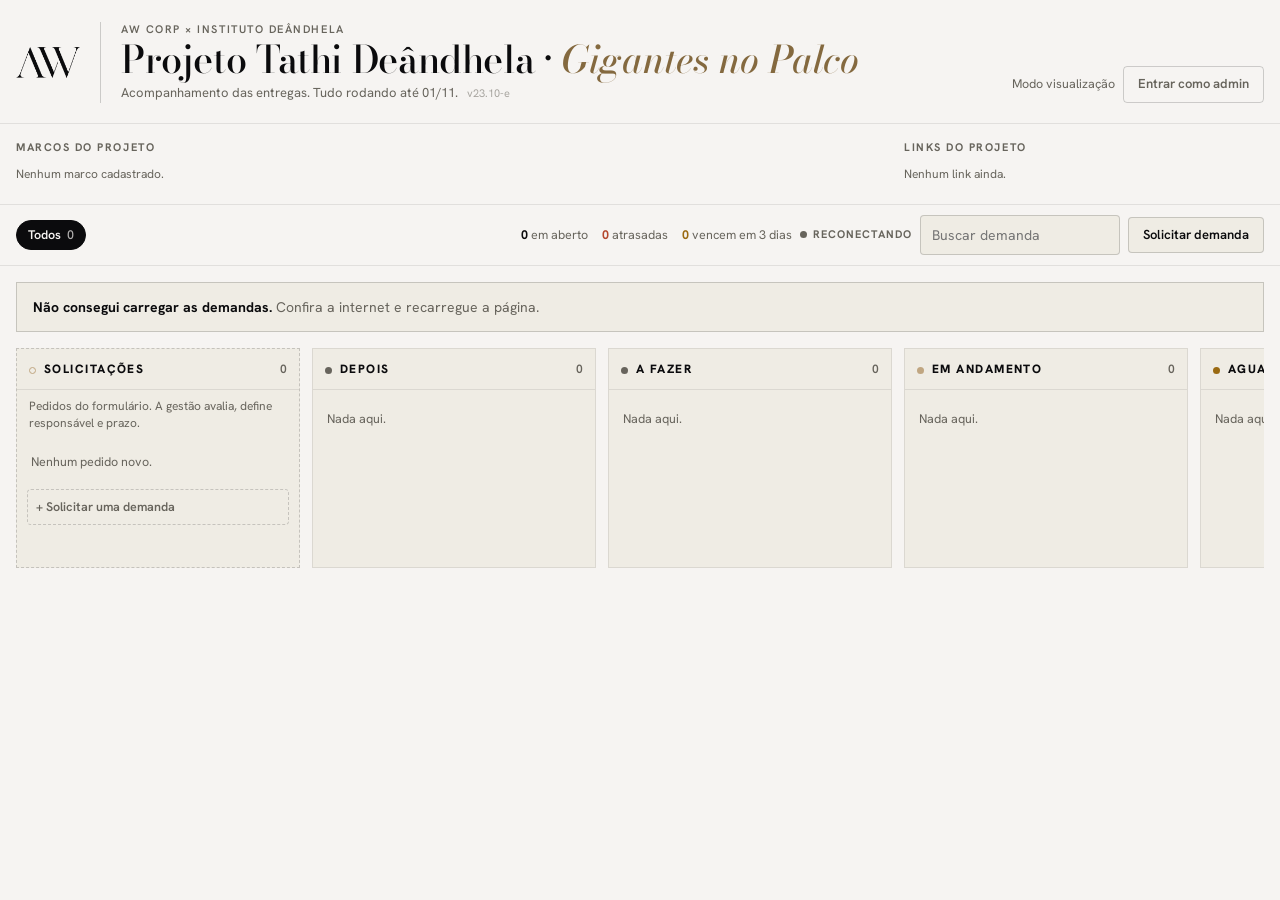
<file: index.html>
<!doctype html>
<html lang="pt-BR">
<head>
<meta charset="utf-8">
<meta name="viewport" content="width=device-width, initial-scale=1, viewport-fit=cover">
<title>Painel Tathi Deândhela · AW</title>
<meta name="robots" content="noindex">
<link rel="icon" href="aw.png">
<link rel="preconnect" href="https://fonts.googleapis.com">
<link rel="stylesheet" href="https://fonts.googleapis.com/css2?family=Bodoni+Moda:ital,opsz,wght@0,6..96,500;1,6..96,500&family=Hanken+Grotesk:wght@400;500;600;700;800&display=swap">
<link rel="stylesheet" href="base.css">
<style>
/* ---------- Topo ---------- */
.top { border-bottom: 1px solid var(--line); }
.top .wrap { padding-block: 22px 20px; display: flex; flex-wrap: wrap; gap: 20px 32px; align-items: flex-end; justify-content: space-between; }
.brand { display: flex; gap: 20px; align-items: center; min-width: 0; }
.brand-rule { width: 1px; align-self: stretch; background: var(--line-2); }
h1 { margin: 2px 0 0; font-family: var(--display); font-weight: 500; font-size: clamp(26px, 3.4vw, 38px); line-height: 1.05; letter-spacing: -.01em; text-wrap: balance; }
h1 em { font-style: italic; color: var(--accent-ink); }
.sub { color: var(--muted); margin-top: 4px; font-size: 13px; }
.versao { opacity: .55; font-size: 11px; margin-left: 6px; white-space: nowrap; }
.top-right { display: flex; flex-direction: column; gap: 10px; align-items: flex-end; }
@media (max-width: 700px) { .top-right { align-items: stretch; width: 100%; } }
.countdowns { display: flex; gap: 10px; flex-wrap: wrap; }
.cd { border: 1px solid var(--line-2); padding: 10px 14px; min-width: 150px; background: var(--surface); flex: 1 1 150px; }
.cd b { display: block; font-size: 26px; font-weight: 700; letter-spacing: -.02em; line-height: 1.1; }
.cd b small { font-size: 13px; font-weight: 500; color: var(--muted); margin-left: 4px; }
.cd span { font-size: 11px; letter-spacing: .1em; text-transform: uppercase; color: var(--muted); font-weight: 600; }
.cd.hot { border-color: var(--accent); }
.cd.hot b { color: var(--accent-ink); }
.admin-bar { display: flex; gap: 8px; align-items: center; flex-wrap: wrap; justify-content: flex-end; font-size: 12.5px; color: var(--muted); }
.admin-pill { display: inline-flex; align-items: center; gap: 6px; font-weight: 700; color: var(--accent-ink); font-size: 11px; letter-spacing: .12em; text-transform: uppercase; }
.admin-pill::before { content: ""; width: 7px; height: 7px; border-radius: 50%; background: var(--accent); }

/* ---------- Marcos + links ---------- */
.meta .wrap { padding-block: 16px; display: grid; grid-template-columns: minmax(0, 1fr) minmax(0, 360px); gap: 16px 28px; align-items: start; }
@media (max-width: 900px) { .meta .wrap { grid-template-columns: minmax(0, 1fr); } }
.label-row { display: flex; justify-content: space-between; align-items: center; gap: 8px; margin-bottom: 8px; }
.timeline { overflow-x: auto; padding-bottom: 6px; }
.tl { display: flex; min-width: max-content; }
.tl-item { position: relative; padding: 16px 18px 0 0; min-width: 122px; max-width: 168px; }
.tl-item::before { content: ""; position: absolute; left: 0; right: 0; top: 6px; height: 1px; background: var(--line-2); }
.tl-dot { position: absolute; left: 0; top: 0; width: 13px; height: 13px; border-radius: 50%; background: var(--bg); border: 1.5px solid var(--muted); padding: 0; display: grid; place-items: center; }
/* A bolinha clicável tem uma área de toque maior que o desenho. */
.tl-btn { position: absolute; left: -8px; top: -8px; width: 29px; height: 29px; padding: 0; border: 0; background: none; cursor: pointer; border-radius: 50%; }
.tl-btn .tl-dot { left: 8px; top: 8px; transition: transform .12s, border-color .12s; }
.tl-btn:hover .tl-dot { transform: scale(1.25); border-color: var(--ok); }
.tl-item.key .tl-dot { border-color: var(--accent); }
.tl-item.done .tl-dot { background: var(--ok); border-color: var(--ok); }
.tl-item.done .tl-dot::after { content: ""; width: 5px; height: 3px; border-left: 1.5px solid var(--bg); border-bottom: 1.5px solid var(--bg); transform: rotate(-45deg) translate(0, -1px); }
.tl-item.today .tl-dot { background: var(--fg); border-color: var(--fg); box-shadow: 0 0 0 4px var(--line-2); }
.tl-date { font-weight: 700; font-size: 13px; }
.tl-item.key .tl-date { color: var(--accent-ink); }
.tl-item.done .tl-date { color: var(--ok); }
.tl-label { color: var(--muted); font-size: 12px; line-height: 1.35; margin-top: 2px; }
.tl-item.done .tl-label { text-decoration: line-through; text-decoration-color: var(--line-2); }

.links { display: flex; flex-direction: column; gap: 6px; min-width: 0; }
.plink { display: flex; align-items: center; gap: 8px; text-decoration: none; padding: 7px 10px; border: 1px solid var(--line-2); background: var(--surface); min-width: 0; }
.plink:hover { border-color: var(--accent); }
.plink .t { white-space: nowrap; overflow: hidden; text-overflow: ellipsis; font-weight: 600; font-size: 13px; flex: 1; min-width: 0; }
.plink .arrow { color: var(--accent-ink); flex: none; }

/* ---------- Barra ---------- */
body::before { content: ""; position: fixed; inset: 0 0 auto; height: env(safe-area-inset-top, 0px); z-index: 10; background: var(--bg); }
.toolbar { position: sticky; top: env(safe-area-inset-top, 0px); z-index: 5; background: var(--bg); border-top: 1px solid var(--line); border-bottom: 1px solid var(--line); }
.toolbar .wrap { padding-block: 10px; display: flex; flex-wrap: wrap; gap: 10px 16px; align-items: center; justify-content: space-between; }
.chips { display: flex; gap: 6px; flex-wrap: wrap; min-width: 0; }
.chip { border: 1px solid var(--line-2); background: transparent; padding: 5px 11px; border-radius: 999px; cursor: pointer; font-size: 12.5px; font-weight: 600; color: var(--muted); display: inline-flex; gap: 6px; align-items: center; }
.chip:hover { color: var(--fg); }
.chip[aria-pressed="true"] { background: var(--fg); color: var(--bg); border-color: var(--fg); }
.chip .n { font-weight: 500; opacity: .7; }
.tools-right { display: flex; gap: 8px; align-items: center; flex-wrap: wrap; }
input.search { width: 200px; max-width: 100%; flex: 0 1 200px; }
.stats { display: flex; gap: 14px; font-size: 12.5px; color: var(--muted); flex-wrap: wrap; align-items: center; }
.stats b { color: var(--fg); font-weight: 700; }
.stats .late b { color: var(--late); }
.stats .soon b { color: var(--soon); }
.live { display: inline-flex; align-items: center; gap: 6px; font-size: 11px; letter-spacing: .1em; text-transform: uppercase; font-weight: 700; color: var(--muted); }
.live::before { content: ""; width: 7px; height: 7px; border-radius: 50%; background: var(--muted); }
.live.on { color: var(--ok); }
.live.on::before { background: var(--ok); box-shadow: 0 0 0 3px color-mix(in srgb, var(--ok) 25%, transparent); }

/* ---------- Quadro ---------- */
.board-scroll { overflow-x: auto; padding-bottom: 24px; }
.board { display: grid; grid-auto-flow: column; grid-auto-columns: 284px; gap: 12px; padding-top: 16px; width: max-content; }
@media (min-width: 2000px) { .board { grid-auto-columns: minmax(0, 1fr); width: auto; } }
.col { background: var(--surface); border: 1px solid var(--line); display: flex; flex-direction: column; min-height: 220px; min-width: 0; }
.col.drop { border-color: var(--accent); background: var(--surface-2); }
.col[data-s="solicitacao"] { border-style: dashed; border-color: var(--line-2); }
.col-head { display: flex; align-items: center; justify-content: space-between; padding: 12px 12px 10px; border-bottom: 1px solid var(--line); gap: 8px; }
.col-title { font-size: 12px; letter-spacing: .12em; text-transform: uppercase; font-weight: 800; display: flex; gap: 8px; align-items: center; }
.col-title .dot { width: 7px; height: 7px; border-radius: 50%; background: var(--muted); }
.col[data-s="solicitacao"] .dot { background: transparent; border: 1.5px solid var(--accent); }
.col[data-s="andamento"] .dot { background: var(--accent); }
.col[data-s="aguardando"] .dot { background: var(--soon); }
.col[data-s="revisao"] .dot { background: var(--fg); }
.col[data-s="concluido"] .dot { background: var(--ok); }
.col-count { color: var(--muted); font-weight: 600; font-size: 12px; }
.col-sub { padding: 8px 12px 0; color: var(--muted); font-size: 12px; }
.col-body { padding: 10px; display: flex; flex-direction: column; gap: 8px; flex: 1; }
.col-empty { color: var(--muted); font-size: 12.5px; padding: 10px 4px; }
.add-card { border: 1px dashed var(--line-2); background: transparent; color: var(--muted); padding: 8px; border-radius: 4px; cursor: pointer; font-weight: 600; font-size: 12.5px; text-align: left; text-decoration: none; }
.add-card:hover { color: var(--fg); border-color: var(--muted); }

.card { background: var(--card); border: 1px solid var(--line); border-radius: 4px; padding: 11px 12px 10px; cursor: pointer; text-align: left; width: 100%; display: flex; flex-direction: column; gap: 8px; transition: border-color .12s; }
.card:hover { border-color: var(--line-2); }
.card.dragging { opacity: .4; }
.card.prio-alta { box-shadow: inset 2px 0 0 var(--accent); }
.ctags { display: flex; gap: 4px; flex-wrap: wrap; }
.tag { font-size: 10.5px; letter-spacing: .06em; text-transform: uppercase; font-weight: 700; color: var(--muted); border: 1px solid var(--line-2); padding: 1px 6px; border-radius: 3px; }
.tag.gold { color: var(--accent-ink); border-color: var(--accent); }
.ctitle { font-weight: 600; font-size: 14px; line-height: 1.35; overflow-wrap: anywhere; }
.col[data-s="concluido"] .ctitle { color: var(--muted); }
.creq { font-size: 12px; color: var(--muted); }
.creq b { color: var(--fg); font-weight: 600; }
.cfoot { display: flex; align-items: center; gap: 8px; font-size: 12px; color: var(--muted); flex-wrap: wrap; }
.avatar { width: 22px; height: 22px; border-radius: 50%; background: var(--olive); color: var(--fg-2); display: inline-grid; place-items: center; font-size: 10px; font-weight: 700; flex: none; }
.owner-name { font-weight: 600; color: var(--fg); font-size: 12px; }
.owner-name.none { color: var(--muted); font-weight: 500; }
.due { margin-left: auto; font-weight: 700; padding: 1px 7px; border-radius: 3px; border: 1px solid var(--line-2); white-space: nowrap; }
.due.late { color: var(--late); border-color: var(--late); }
.due.soon { color: var(--soon); border-color: var(--soon); }
.progress { height: 3px; background: var(--line); border-radius: 2px; overflow: hidden; }
.progress i { display: block; height: 100%; background: var(--accent); }
.notice { margin-top: 16px; border: 1px solid var(--line-2); background: var(--surface); padding: 14px 16px; color: var(--muted); }
.notice b { color: var(--fg); }

/* ---------- Modais ---------- */
.camada { position: fixed; inset: 0; z-index: 20; background: var(--scrim); display: flex; justify-content: center; align-items: flex-start; overflow-y: auto;
  padding: max(24px, env(safe-area-inset-top, 0px)) max(12px, env(safe-area-inset-right, 0px)) max(24px, env(safe-area-inset-bottom, 0px)) max(12px, env(safe-area-inset-left, 0px)); }
.janela { background: var(--bg); border: 1px solid var(--line-2); width: 100%; max-width: 840px; box-shadow: var(--shadow); }
.janela.sm { max-width: 400px; }
.m-head { padding: 18px 22px 14px; border-bottom: 1px solid var(--line); display: flex; gap: 12px; align-items: flex-start; }
.m-head h2 { margin: 4px 0 0; font-size: 18px; font-weight: 700; flex: 1; overflow-wrap: anywhere; }
#f-title-view { font-size: 20px; line-height: 1.3; }
.m-head input { font-size: 20px; font-weight: 700; background: transparent; border-color: transparent; padding: 4px 6px; margin-left: -6px; }
.m-head input:not([readonly]):hover { border-color: var(--line-2); }
.m-body { padding: 18px 22px; display: grid; grid-template-columns: minmax(0, 1fr) 230px; gap: 22px; }
.m-body.one { grid-template-columns: minmax(0, 1fr); }
@media (max-width: 680px) { .m-body { grid-template-columns: minmax(0, 1fr); } .m-side { order: -1; } }
.m-main, .m-side { display: flex; flex-direction: column; gap: 18px; min-width: 0; }
.rows { display: flex; flex-direction: column; gap: 6px; }
.lrow { display: grid; grid-template-columns: minmax(0, .8fr) minmax(0, 1.2fr) auto auto; gap: 6px; align-items: center; }
@media (max-width: 520px) { .lrow { grid-template-columns: minmax(0, 1fr) auto auto; } .lrow .lurl { grid-column: 1 / -1; grid-row: 2; } }
.go { text-decoration: none; color: var(--accent-ink); padding: 6px 8px; font-weight: 700; }
.go[aria-disabled="true"] { opacity: .3; pointer-events: none; }
.cfoot .ent { color: var(--ok); font-weight: 600; }
.hint { margin: 0 0 8px; color: var(--muted); font-size: 12.5px; }
.entrega-form { display: grid; grid-template-columns: minmax(0, 1fr) minmax(0, 1fr) auto; gap: 6px; margin-top: 8px; }
.entrega-form .e-url { grid-column: 1 / -1; grid-row: 2; }
.entrega-form .e-obs { grid-column: 1 / 3; grid-row: 3; }
.entrega-form .btn { grid-column: 3; grid-row: 1; }
@media (max-width: 520px) { .entrega-form { grid-template-columns: minmax(0, 1fr) minmax(0, 1fr); } .entrega-form .e-obs { grid-column: 1 / -1; } .entrega-form .btn { grid-column: 1 / -1; grid-row: 4; } }
.erow { display: flex; gap: 8px; align-items: center; }
.erow .vlink { flex: 1; }
.erow .meta-e { display: block; font-size: 11.5px; color: var(--muted); font-weight: 400; white-space: normal; }
.vlink { display: flex; gap: 8px; align-items: center; text-decoration: none; padding: 8px 10px; border: 1px solid var(--line-2); background: var(--surface); min-width: 0; }
.vlink:hover { border-color: var(--accent); }
.vlink span { overflow: hidden; text-overflow: ellipsis; white-space: nowrap; font-weight: 600; flex: 1; min-width: 0; }
.crow { display: grid; grid-template-columns: auto minmax(0, 1fr) auto; gap: 8px; align-items: center; }
.crow input[type=checkbox] { width: 16px; height: 16px; accent-color: var(--accent); }
.crow.done input[type=text] { text-decoration: line-through; color: var(--muted); }
.brief-view { white-space: pre-wrap; line-height: 1.6; overflow-wrap: anywhere; }
.reqbox { border: 1px dashed var(--accent); padding: 12px 14px; display: grid; gap: 4px; font-size: 13px; }
.reqbox b { font-weight: 700; }
.m-foot { padding: 14px 22px; border-top: 1px solid var(--line); display: flex; justify-content: space-between; gap: 10px; flex-wrap: wrap; align-items: center; }
.m-foot .r { display: flex; gap: 8px; margin-left: auto; }
.stamp { font-size: 12px; color: var(--muted); }
.confirm-del { display: none; align-items: center; gap: 8px; font-size: 13px; flex-wrap: wrap; }
.confirm-del.open { display: flex; }
.err { color: var(--late); font-size: 13px; min-height: 1em; }

/* Configurar projeto */
.cfg-sec { display: flex; flex-direction: column; gap: 8px; }
.cfg-sec + .cfg-sec { border-top: 1px solid var(--line); padding-top: 18px; }
.cfg-sec h3 { margin: 0; font-size: 11px; letter-spacing: .14em; text-transform: uppercase; color: var(--muted); font-weight: 800; }
.mrow { display: grid; grid-template-columns: auto 150px minmax(0, 1fr) auto auto auto; gap: 6px; align-items: center; padding: 6px; border: 1px solid var(--line); background: var(--surface); }
.mrow.done { border-color: color-mix(in srgb, var(--ok) 45%, transparent); }
.mrow .move { display: flex; flex-direction: column; }
.mrow .move button { padding: 2px 6px; font-size: 11px; }
.mrow .quando { grid-column: 3; }
.mrow label.tog { display: inline-flex; gap: 5px; align-items: center; font-size: 12px; color: var(--muted); white-space: nowrap; }
.mrow label.tog input { accent-color: var(--accent); }
@media (max-width: 680px) {
  .mrow { grid-template-columns: auto minmax(0, 1fr) auto; }
  .mrow .mdate { grid-column: 2; }
  .mrow .mtitle { grid-column: 1 / -1; }
  .mrow .quando { grid-column: 1 / -1; }
}
.prow { display: grid; grid-template-columns: minmax(0, 1fr) 130px minmax(0, 1fr) auto; gap: 6px; align-items: center; }
@media (max-width: 560px) { .prow { grid-template-columns: minmax(0, 1fr) auto; } .prow select, .prow .ppapel { grid-column: 1 / -1; } }
.pw-row { display: flex; gap: 8px; flex-wrap: wrap; }
.pw-row input { flex: 1 1 180px; width: auto; }

/* ---------- Celular ---------- */
.col-tabs { display: none; }
@media (max-width: 720px) {
  .top .wrap { padding-block: 16px 14px; gap: 14px; }
  .brand { gap: 12px; align-items: flex-start; }
  .brand .mark { width: 46px; height: 22px; margin-top: 3px; }
  .brand-rule { display: none; }
  h1 { font-size: 25px; }
  .sub { font-size: 12.5px; }
  .countdowns { display: grid; grid-template-columns: repeat(2, minmax(0, 1fr)); gap: 8px; }
  .cd { min-width: 0; padding: 8px 10px; }
  .cd b { font-size: 22px; }
  .cd span { font-size: 10px; letter-spacing: .06em; display: block; overflow: hidden; text-overflow: ellipsis; white-space: nowrap; }
  .admin-bar { justify-content: space-between; }
  .meta .wrap { padding-block: 12px; gap: 14px; }
  .links { flex-direction: row; overflow-x: auto; margin-inline: -16px; padding: 0 16px 4px; scrollbar-width: none; }
  .plink { flex: 0 0 auto; max-width: 78vw; }
  .toolbar { position: static; }
  .toolbar .wrap { gap: 10px; }
  .chips { flex-wrap: nowrap; overflow-x: auto; width: calc(100% + 32px); margin-inline: -16px; padding-inline: 16px; scrollbar-width: none; }
  .chip { flex: none; padding: 7px 12px; }
  .tools-right { width: 100%; }
  .stats { flex: 1 1 auto; gap: 10px; }
  input.search { order: 3; flex: 1 1 100%; width: 100%; }
  .tools-right .btn { order: 4; flex: 1 1 0; justify-content: center; }

  .col-tabs { display: flex; gap: 6px; overflow-x: auto; position: sticky; top: env(safe-area-inset-top, 0px); z-index: 4; background: var(--bg);
    margin-inline: -16px; padding: 10px 16px; border-bottom: 1px solid var(--line); scrollbar-width: none; }
  .col-tab { flex: none; border: 1px solid var(--line-2); background: transparent; color: var(--muted); border-radius: 999px; padding: 7px 12px; font-size: 12.5px; font-weight: 700; cursor: pointer; display: inline-flex; gap: 6px; align-items: center; }
  .col-tab .n { font-weight: 500; opacity: .75; }
  .col-tab[aria-selected="true"] { background: var(--accent); border-color: var(--accent); color: var(--on-accent); }
  .board-scroll { margin-inline: -16px; padding-inline: 16px; scroll-snap-type: x mandatory; scroll-padding-inline: 16px; scrollbar-width: none; }
  .board { grid-auto-columns: calc(100vw - 48px); gap: 10px; padding-top: 12px; }
  .col { scroll-snap-align: start; min-height: 50vh; }
  .card { padding: 13px 14px 12px; }

  .camada { padding: 0; }
  .janela { min-height: 100%; border: 0; display: flex; flex-direction: column; }
  .janela.sm { min-height: 0; margin: 12vh 12px auto; border: 1px solid var(--line-2); }
  .m-head { position: sticky; top: 0; z-index: 2; background: var(--bg); padding: max(14px, env(safe-area-inset-top, 0px)) 16px 12px; }
  .m-head input { font-size: 18px; }
  #f-title-view { font-size: 18px; }
  .m-side { display: grid; grid-template-columns: repeat(2, minmax(0, 1fr)); gap: 14px 12px; }
  .m-side .field:last-child { grid-column: 1 / -1; }
  .m-body { padding: 16px; flex: 1; }
  .m-foot { position: sticky; bottom: 0; background: var(--bg); padding: 12px 16px max(12px, env(safe-area-inset-bottom, 0px)); }
  .m-foot .r { width: 100%; }
  .m-foot .r .btn { flex: 1 1 0; justify-content: center; }
}
</style>
</head>
<body>

<header class="top">
  <div class="wrap">
    <div class="brand">
      <div class="mark" role="img" aria-label="AW Corp"></div>
      <div class="brand-rule" aria-hidden="true"></div>
      <div>
        <div class="eyebrow">AW Corp × Instituto Deândhela</div>
        <h1>Projeto Tathi Deândhela · <em>Gigantes no Palco</em></h1>
        <div class="sub">Acompanhamento das entregas. Tudo rodando até 01/11. <span class="versao" title="Versão do painel">v23.10-e</span></div>
      </div>
    </div>
    <div class="top-right">
      <div class="countdowns" id="countdowns"></div>
      <div class="admin-bar" id="admin-bar"></div>
    </div>
  </div>
</header>

<section class="meta">
  <div class="wrap">
    <div style="min-width:0">
      <div class="label-row">
        <span class="section-label">Marcos do projeto</span>
        <button class="icon-btn admin-only" id="btn-cfg-marcos" hidden>Editar marcos</button>
      </div>
      <div class="timeline"><div class="tl" id="timeline"></div></div>
    </div>
    <div>
      <div class="label-row">
        <span class="section-label">Links do projeto</span>
        <button class="icon-btn admin-only" id="btn-cfg-links" hidden>Editar</button>
      </div>
      <div id="plinks" class="links"></div>
    </div>
  </div>
</section>

<nav class="toolbar">
  <div class="wrap">
    <div class="chips" id="chips" aria-label="Filtrar por responsável"></div>
    <div class="tools-right">
      <div class="stats" id="stats"></div>
      <span class="live" id="live" title="Atualiza sozinho quando algo muda">Conectando</span>
      <input type="search" class="search" id="search" placeholder="Buscar demanda" aria-label="Buscar demanda">
      <a class="btn" href="solicitar.html" target="_blank" rel="noopener">Solicitar demanda</a>
      <button class="btn primary admin-only" id="btn-new" hidden>Nova demanda</button>
    </div>
  </div>
</nav>

<main class="wrap">
  <div id="notice"></div>
  <div class="col-tabs" id="col-tabs" role="tablist" aria-label="Colunas do quadro"></div>
  <div class="board-scroll" id="board-scroll"><div class="board" id="board"></div></div>
</main>

<!-- Card -->
<div class="camada" id="ov-card" hidden>
  <div class="janela" aria-label="Demanda">
    <div class="m-head">
      <input type="text" id="f-title" placeholder="Título da demanda" aria-label="Título">
      <h2 id="f-title-view" hidden></h2>
      <button class="icon-btn" data-close aria-label="Fechar" style="font-size:20px">×</button>
    </div>
    <div class="m-body">
      <div class="m-main">
        <div class="reqbox" id="f-req" hidden></div>
        <div class="field">
          <label for="f-brief">Briefing</label>
          <textarea id="f-brief" rows="9" placeholder="Objetivo, contexto, referências, critérios de pronto..."></textarea>
          <div class="brief-view" id="f-brief-view" hidden></div>
        </div>
        <div class="field">
          <div class="lbl">Links (docs prontos, referências, pastas)</div>
          <div class="rows" id="f-links"></div>
          <button class="link-btn admin-only" id="btn-add-link" type="button" hidden>+ Adicionar link</button>
        </div>
        <div class="field entregas" id="f-entregas-box">
          <div class="lbl">Entregas do time</div>
          <p class="hint">Terminou sua parte? Cole aqui o link: doc da copy, página, edição no Drive, bruto da captação. Não precisa de login.</p>
          <div class="rows" id="f-entregas"></div>
          <form class="entrega-form" id="form-entrega">
            <input type="text" id="e-nome" list="owners-list" placeholder="Seu nome" aria-label="Seu nome" required maxlength="80">
            <select id="e-tipo" aria-label="Tipo de entrega">
              <option>Copy</option><option>Página</option><option>Edição de vídeo</option><option>Bruto da captação</option><option>Criativo</option><option>Documento</option><option>Outro</option>
            </select>
            <input type="url" id="e-url" class="e-url" placeholder="Cole o link (Drive, Docs, Figma, página...)" aria-label="Link da entrega" required maxlength="1000">
            <input type="text" id="e-obs" class="e-obs" placeholder="Observação (opcional)" aria-label="Observação" maxlength="300">
            <button class="btn primary" id="btn-entregar" type="submit">Entregar</button>
          </form>
        </div>
        <div class="field">
          <div class="lbl">Checklist</div>
          <div class="rows" id="f-check"></div>
          <button class="link-btn admin-only" id="btn-add-check" type="button" hidden>+ Adicionar item</button>
        </div>
      </div>
      <div class="m-side">
        <div class="field"><label for="f-status">Status</label><select id="f-status"></select></div>
        <div class="field">
          <label for="f-owner">Responsável</label>
          <input type="text" id="f-owner" list="owners-list" placeholder="Nome">
          <datalist id="owners-list"></datalist>
        </div>
        <div class="field"><label for="f-due">Prazo</label><input type="date" id="f-due"></div>
        <div class="field">
          <label for="f-prio">Prioridade</label>
          <select id="f-prio"><option value="alta">Alta</option><option value="media">Média</option><option value="baixa">Baixa</option></select>
        </div>
        <div class="field"><label for="f-tags">Etiquetas</label><input type="text" id="f-tags" placeholder="VSL, Gravação 28/10"></div>
      </div>
    </div>
    <div class="m-foot">
      <div style="display:flex;gap:10px;align-items:center;flex-wrap:wrap">
        <button class="btn danger admin-only" id="btn-del" type="button" hidden>Excluir</button>
        <div class="confirm-del" id="confirm-del">
          <span>Excluir esta demanda?</span>
          <button class="btn danger" id="btn-del-yes" type="button">Sim, excluir</button>
          <button class="btn" id="btn-del-no" type="button">Não</button>
        </div>
        <span class="stamp" id="stamp"></span>
      </div>
      <div class="r">
        <button class="btn" data-close type="button" id="btn-cancel">Fechar</button>
        <button class="btn primary admin-only" id="btn-save" type="button" hidden>Salvar</button>
        <button class="btn primary" id="btn-edit" type="button" hidden>Editar demanda</button>
      </div>
    </div>
  </div>
</div>

<!-- Login -->
<div class="camada" id="ov-login" hidden>
  <form class="janela sm" id="form-login" aria-labelledby="login-title">
    <div class="m-head"><h2 id="login-title">Entrar como administrador</h2><button class="icon-btn" type="button" data-close aria-label="Fechar" style="font-size:20px">×</button></div>
    <div class="m-body one">
      <div class="field">
        <label for="login-email">E-mail</label>
        <input type="email" id="login-email" autocomplete="username" inputmode="email" autocapitalize="off" spellcheck="false" required>
      </div>
      <div class="field">
        <label for="login-pw">Senha</label>
        <input type="password" id="login-pw" autocomplete="current-password" required>
        <div class="hint">Só a gestão do projeto edita o painel. Quem não tem acesso continua vendo tudo.</div>
      </div>
      <div class="err" id="login-err" role="alert"></div>
    </div>
    <div class="m-foot"><div class="r"><button class="btn" type="button" data-close>Cancelar</button><button class="btn primary" type="submit" id="btn-login">Entrar</button></div></div>
  </form>
</div>

<!-- Configurar projeto -->
<div class="camada" id="ov-cfg" hidden>
  <div class="janela" aria-labelledby="cfg-title">
    <div class="m-head"><h2 id="cfg-title">Configurar o projeto</h2><button class="icon-btn" type="button" data-close aria-label="Fechar" style="font-size:20px">×</button></div>
    <div class="m-body one">
      <div class="cfg-sec" id="sec-marcos">
        <h3>Marcos</h3>
        <div class="hint" style="margin:0">A ordem daqui é a ordem da linha do tempo. Os dois próximos marcos em destaque viram a contagem regressiva do topo.</div>
        <div class="rows" id="cfg-marcos"></div>
        <button class="link-btn" type="button" id="cfg-add-marco">+ Adicionar marco</button>
      </div>
      <div class="cfg-sec" id="sec-equipe">
        <h3>Equipe</h3>
        <div class="rows" id="cfg-pessoas"></div>
        <button class="link-btn" type="button" id="cfg-add-pessoa">+ Adicionar pessoa</button>
      </div>
      <div class="cfg-sec" id="sec-links">
        <h3>Links do projeto</h3>
        <div class="rows" id="cfg-links"></div>
        <button class="link-btn" type="button" id="cfg-add-link">+ Adicionar link</button>
      </div>
      <div class="cfg-sec" id="sec-senha">
        <h3>Senha de administrador</h3>
        <div class="pw-row">
          <input type="password" id="pw-new" placeholder="Nova senha (mín. 8 caracteres)" autocomplete="new-password" aria-label="Nova senha">
          <input type="password" id="pw-new2" placeholder="Repita a nova senha" autocomplete="new-password" aria-label="Repita a nova senha">
          <button class="btn" type="button" id="btn-pw">Trocar senha</button>
        </div>
      </div>
    </div>
    <div class="m-foot"><span class="err" id="cfg-err" role="alert"></span><div class="r"><button class="btn" type="button" data-close>Cancelar</button><button class="btn primary" type="button" id="cfg-save">Salvar</button></div></div>
  </div>
</div>

<script src="config.js"></script>
<script src="supabase.js"></script>
<script>
(function () {
  const STATUSES = [
    { id: "solicitacao", label: "Solicitações" },
    { id: "depois", label: "Depois" },
    { id: "afazer", label: "A fazer" },
    { id: "andamento", label: "Em andamento" },
    { id: "aguardando", label: "Aguardando" },
    { id: "revisao", label: "Em revisão" },
    { id: "concluido", label: "Concluído" },
  ];
  const STATUS_LABEL = Object.fromEntries(STATUSES.map(s => [s.id, s.label]));
  const MESES = ["jan", "fev", "mar", "abr", "mai", "jun", "jul", "ago", "set", "out", "nov", "dez"];
  const TOKEN_KEY = "painel_tathi_admin";
  const ERROS = {
    sessao_expirada: "Sua sessão expirou. Entre de novo.",
    senha_curta: "A senha precisa ter pelo menos 8 caracteres.",
    muitas_tentativas: "Muitas tentativas erradas. Espere 10 minutos e tente de novo.",
    link_invalido: "Cole um link completo, começando com https://",
    campos_obrigatorios: "Preencha seu nome e o link.",
    muitas_entregas: "Este card já tem entregas demais. Fale com o André.",
    muitos_pedidos: "Muitos envios seguidos. Espere alguns minutos.",
    card_nao_encontrado: "Esta demanda não existe mais.",
  };

  const cfg = window.PAINEL_CONFIG;
  const sb = window.supabase.createClient(cfg.supabaseUrl, cfg.supabaseKey, { auth: { persistSession: false, autoRefreshToken: false } });

  let cards = {};
  let projeto = { marcos: [], links: [], pessoas: [] };
  let loaded = false;
  let isAdmin = false;
  let token = null;
  let filtroOwner = "todos";
  let busca = "";
  let editingId = null;
  let draft = null;
  let cfgDraft = null;

  try { token = localStorage.getItem(TOKEN_KEY); } catch {}

  const $ = id => document.getElementById(id);
  function el(tag, attrs, ...kids) {
    const n = document.createElement(tag);
    if (attrs) for (const [k, v] of Object.entries(attrs)) {
      if (v == null || v === false) continue;
      if (k === "class") n.className = v;
      else if (k === "text") n.textContent = v;
      else if (k.startsWith("on")) n.addEventListener(k.slice(2), v);
      else n.setAttribute(k, v === true ? "" : v);
    }
    for (const k of kids.flat()) if (k != null && k !== false) n.append(k.nodeType ? k : document.createTextNode(String(k)));
    return n;
  }
  function hoje() { const d = new Date(); d.setHours(0, 0, 0, 0); return d; }
  function hojeISO() { const d = hoje(); return d.getFullYear() + "-" + String(d.getMonth() + 1).padStart(2, "0") + "-" + String(d.getDate()).padStart(2, "0"); }
  function parseDate(s) { if (!s || !/^\d{4}-\d{2}-\d{2}$/.test(s)) return null; const [y, m, d] = s.split("-").map(Number); return new Date(y, m - 1, d); }
  function diasAte(s) { const d = parseDate(s); return d ? Math.round((d - hoje()) / 86400000) : null; }
  function fmt(s) { const d = parseDate(s); return d ? d.getDate() + " " + MESES[d.getMonth()] : ""; }
  function fmtDataHora(iso) { try { return new Date(iso).toLocaleString("pt-BR", { day: "2-digit", month: "2-digit", hour: "2-digit", minute: "2-digit" }); } catch { return ""; } }
  function iniciais(nome) { return (nome || "?").trim().split(/\s+/).map(p => p[0]).slice(0, 2).join("").toUpperCase(); }
  function safeUrl(u) { try { const x = new URL(u); return /^https?:$/.test(x.protocol) ? x.href : null; } catch { return null; } }
  function msgErro(e) { const m = (e && e.message) || ""; for (const k in ERROS) if (m.includes(k)) return ERROS[k]; return "Não foi possível salvar agora. Confira a conexão e tente de novo."; }
  function toast(msg, ms) { document.querySelectorAll(".toast").forEach(x => x.remove()); const t = el("div", { class: "toast", role: "status", text: msg }); document.body.append(t); setTimeout(() => t.remove(), ms || 2600); }
  function novoId() { return "c-" + Date.now().toString(36) + "-" + Math.random().toString(36).slice(2, 6); }

  /* ---------- Admin ---------- */
  async function rpc(fn, args) {
    const { data, error } = await sb.rpc(fn, args);
    if (error) {
      if ((error.message || "").includes("sessao_expirada")) sair(true);
      throw error;
    }
    return data;
  }
  function setAdmin(v) {
    isAdmin = v;
    document.querySelectorAll(".admin-only").forEach(n => { n.hidden = !v; });
    renderAdminBar();
    render();
  }
  function renderAdminBar() {
    const bar = $("admin-bar"); bar.replaceChildren();
    if (isAdmin) {
      bar.append(el("span", { class: "admin-pill", text: "Modo admin" }),
        el("button", { class: "icon-btn", onclick: () => abrirCfg() }, "Configurar projeto"),
        el("button", { class: "icon-btn", onclick: () => sair(false) }, "Sair"));
    } else {
      bar.append(el("span", { text: "Modo visualização" }),
        el("button", { class: "btn ghost", onclick: abrirLogin }, "Entrar como admin"));
    }
  }
  function abrirLogin() { $("login-err").textContent = ""; $("form-login").reset(); abrirOverlay("ov-login"); setTimeout(() => $("login-email").focus(), 30); }
  $("form-login").addEventListener("submit", async e => {
    e.preventDefault();
    const btn = $("btn-login"); btn.disabled = true; btn.textContent = "Entrando...";
    $("login-err").textContent = "";
    try {
      const t = await rpc("tathi_login", { p_email: $("login-email").value.trim(), p_senha: $("login-pw").value });
      if (!t) { $("login-err").textContent = "E-mail ou senha incorretos."; return; }
      token = t; try { localStorage.setItem(TOKEN_KEY, t); } catch {}
      fecharOverlay("ov-login"); setAdmin(true); toast("Você está no modo admin");
      if (draft && !$("ov-card").hidden) preencher(); // card aberto passa direto para edição
      if (marcoPendente != null) { const i = marcoPendente; marcoPendente = null; if (projeto.marcos && projeto.marcos[i]) alternarMarco(i); }
    } catch (err) { $("login-err").textContent = msgErro(err); }
    finally { btn.disabled = false; btn.textContent = "Entrar"; }
  });
  async function sair(expirou) {
    if (!expirou && token) { try { await sb.rpc("tathi_logout", { p_token: token }); } catch {} }
    token = null; try { localStorage.removeItem(TOKEN_KEY); } catch {}
    ["ov-card", "ov-cfg"].forEach(fecharOverlay);
    setAdmin(false);
    toast(expirou ? ERROS.sessao_expirada : "Você saiu do modo admin");
  }

  /* ---------- Overlays ---------- */
  function abrirOverlay(id) {
    $(id).hidden = false; document.body.style.overflow = "hidden";
    // Se a janela abriu mas não ficou visível (ex.: extensão do navegador escondendo), mostra o diagnóstico.
    requestAnimationFrame(() => requestAnimationFrame(() => {
      const ov = $(id), m = ov.querySelector(".janela"); if (ov.hidden || !m) return;
      const r = m.getBoundingClientRect(), cs = getComputedStyle(m), co = getComputedStyle(ov);
      if (r.height < 40 || r.width < 40 || r.bottom < 0 || r.top > innerHeight || cs.display === "none" || cs.visibility !== "visible" || +cs.opacity < .1 || co.display === "none")
        toast("Diagnóstico: janela " + Math.round(r.width) + "x" + Math.round(r.height) + " em " + Math.round(r.left) + "," + Math.round(r.top) + " · " + cs.display + "/" + cs.visibility + "/" + cs.opacity + " · tela " + innerWidth + "x" + innerHeight, 15000);
    }));
  }
  function fecharOverlay(id) {
    $(id).hidden = true;
    if ([...document.querySelectorAll(".camada")].every(o => o.hidden)) document.body.style.overflow = "";
    if (id === "ov-card") { editingId = null; draft = null; if (location.hash.startsWith("#d=")) history.replaceState(null, "", location.pathname + location.search); }
    if (id === "ov-cfg") cfgDraft = null;
  }
  document.querySelectorAll(".camada").forEach(ov => {
    ov.addEventListener("mousedown", e => { if (e.target === ov) fecharOverlay(ov.id); });
    ov.querySelectorAll("[data-close]").forEach(b => b.addEventListener("click", () => fecharOverlay(ov.id)));
  });
  document.addEventListener("keydown", e => {
    if (e.key !== "Escape") return;
    const aberto = [...document.querySelectorAll(".camada")].reverse().find(o => !o.hidden);
    if (aberto) fecharOverlay(aberto.id);
  });

  /* ---------- Topo: contagens, marcos, links ---------- */
  function renderCountdowns() {
    const box = $("countdowns"); box.replaceChildren();
    const prox = (projeto.marcos || []).filter(m => m.destaque && !m.concluido && diasAte(m.data) != null && diasAte(m.data) >= 0).slice(0, 2);
    for (const m of prox) {
      const d = diasAte(m.data);
      box.append(el("div", { class: "cd" + (d <= 5 ? " hot" : "") },
        el("b", null, d === 0 ? "Hoje" : String(d), d > 0 ? el("small", { text: d === 1 ? "dia" : "dias" }) : null),
        el("span", { text: (m.quando || fmt(m.data)) + " · " + m.rotulo })));
    }
  }

  function renderTimeline() {
    const tl = $("timeline"); tl.replaceChildren();
    const marcos = projeto.marcos || [];
    if (!marcos.length) { tl.append(el("div", { class: "tl-label", text: loaded ? "Nenhum marco cadastrado." : "Carregando marcos..." })); return; }
    const h = hoje();
    let hojePosto = false;
    marcos.forEach((m, i) => {
      const d = parseDate(m.data);
      if (!hojePosto && d && d > h) {
        tl.append(el("div", { class: "tl-item today" }, el("span", { class: "tl-dot" }), el("div", { class: "tl-date", text: "Hoje" }), el("div", { class: "tl-label", text: fmt(hojeISO()) })));
        hojePosto = true;
      }
      // Qualquer um pode clicar; quem não está como admin é levado ao login e o marco é marcado logo depois de entrar.
      const dot = el("button", { class: "tl-btn", type: "button", "aria-pressed": String(!!m.concluido),
        title: !isAdmin ? (m.concluido ? "Concluído" : "Pendente") + " · entre como admin para alterar" : m.concluido ? "Marcar como pendente" : "Marcar como concluído",
        "aria-label": (m.concluido ? "Desmarcar " : "Concluir ") + m.rotulo,
        onclick: () => { if (isAdmin) alternarMarco(i); else { marcoPendente = i; abrirLogin(); toast("Entre como admin para concluir o marco"); } } },
        el("span", { class: "tl-dot" }));
      tl.append(el("div", { class: "tl-item" + (m.destaque ? " key" : "") + (m.concluido ? " done" : "") },
        dot, el("div", { class: "tl-date", text: m.quando || fmt(m.data) }), el("div", { class: "tl-label", text: m.rotulo })));
    });
  }
  let marcoPendente = null;
  async function alternarMarco(i) {
    const novo = JSON.parse(JSON.stringify(projeto));
    novo.marcos[i].concluido = !novo.marcos[i].concluido;
    const antes = projeto; projeto = novo; render();
    try { await rpc("tathi_salvar_projeto", { p_token: token, p_data: novo }); toast(novo.marcos[i].concluido ? "Marco concluído" : "Marco reaberto"); }
    catch (e) { projeto = antes; render(); toast(msgErro(e)); }
  }

  function renderProjectLinks() {
    const box = $("plinks"); box.replaceChildren();
    const links = projeto.links || [];
    if (!links.length) box.append(el("div", { class: "tl-label", text: loaded ? "Nenhum link ainda." : "Carregando..." }));
    links.forEach(l => {
      const href = safeUrl(l.url);
      box.append(el("a", { class: "plink", href: href || "#", target: "_blank", rel: "noopener", title: l.url },
        el("span", { class: "t", text: l.label || l.url }), el("span", { class: "arrow", text: "↗" })));
    });
  }

  /* ---------- Filtros e números ---------- */
  function ownerKey(c) { return (c.owner || "").trim() || "Sem responsável"; }
  function renderChips() {
    const box = $("chips"); box.replaceChildren();
    const mapa = new Map();
    for (const c of Object.values(cards)) {
      const o = ownerKey(c); const e = mapa.get(o) || 0;
      mapa.set(o, e + (c.status !== "concluido" ? 1 : 0));
    }
    const ordem = (projeto.pessoas || []).map(p => p.nome);
    const lista = [...mapa.entries()].sort((a, b) => {
      const ia = ordem.indexOf(a[0]), ib = ordem.indexOf(b[0]);
      return (ia < 0 ? 99 : ia) - (ib < 0 ? 99 : ib) || a[0].localeCompare(b[0]);
    });
    if (filtroOwner !== "todos" && !mapa.has(filtroOwner)) filtroOwner = "todos";
    const mk = (id, label, n) => el("button", { class: "chip", "aria-pressed": String(filtroOwner === id), onclick: () => { filtroOwner = id; render(); } },
      label, el("span", { class: "n", text: n }));
    box.append(mk("todos", "Todos", Object.values(cards).filter(c => c.status !== "concluido").length));
    for (const [o, n] of lista) box.append(mk(o, o, n));
    const dl = $("owners-list"); dl.replaceChildren();
    new Set([...ordem, ...lista.map(([o]) => o).filter(o => o !== "Sem responsável")]).forEach(n => dl.append(el("option", { value: n })));
  }
  function visiveis() {
    const q = busca.trim().toLowerCase();
    return Object.entries(cards).filter(([, c]) => {
      if (filtroOwner !== "todos" && ownerKey(c) !== filtroOwner) return false;
      if (q && !([c.title, c.briefing, (c.tags || []).join(" "), c.owner, c.solicitante].join(" ").toLowerCase().includes(q))) return false;
      return true;
    });
  }
  function renderStats() {
    const abertos = Object.values(cards).filter(c => !["concluido", "depois", "solicitacao"].includes(c.status));
    const atrasadas = abertos.filter(c => { const d = diasAte(c.due); return d != null && d < 0; }).length;
    const em3 = abertos.filter(c => { const d = diasAte(c.due); return d != null && d >= 0 && d <= 3; }).length;
    const pedidos = Object.values(cards).filter(c => c.status === "solicitacao").length;
    $("stats").replaceChildren(
      el("span", null, el("b", { text: abertos.length }), " em aberto"),
      el("span", { class: "late" }, el("b", { text: atrasadas }), " atrasadas"),
      el("span", { class: "soon" }, el("b", { text: em3 }), " vencem em 3 dias"),
      ...(pedidos ? [el("span", null, el("b", { text: pedidos }), pedidos === 1 ? " pedido novo" : " pedidos novos")] : []));
  }

  /* ---------- Quadro ---------- */
  function cardEl(id, c) {
    const d = diasAte(c.due);
    const aberto = c.status !== "concluido";
    const dueCls = !aberto || d == null ? "" : d < 0 ? " late" : d <= 2 ? " soon" : "";
    const chk = c.checklist || [];
    const feitos = chk.filter(x => x.done).length;
    const tags = (c.tags || []).slice(0, 3);
    const node = el("div", { class: "card prio-" + (c.priority || "media"), draggable: isAdmin ? "true" : null, tabindex: "0", role: "button", "aria-label": c.title,
      "data-id": id, onkeydown: e => { if (e.key === "Enter" || e.key === " ") { e.preventDefault(); abrirCard(id); } },
      ondragstart: e => { e.dataTransfer.setData("text/plain", id); e.dataTransfer.effectAllowed = "move"; node.classList.add("dragging"); },
      ondragend: () => node.classList.remove("dragging") },
      tags.length ? el("div", { class: "ctags" }, tags.map(t => el("span", { class: "tag" + (/grava/i.test(t) ? " gold" : ""), text: t }))) : null,
      el("div", { class: "ctitle", text: c.title || "Sem título" }),
      c.solicitante ? el("div", { class: "creq" }, "Pedido de ", el("b", { text: c.solicitante }), c.solicitadoEm ? " · " + fmtDataHora(c.solicitadoEm) : "") : null,
      chk.length ? el("div", { class: "progress", title: feitos + " de " + chk.length + " itens" }, el("i", { style: "width:" + Math.round(feitos / chk.length * 100) + "%" })) : null,
      el("div", { class: "cfoot" },
        el("span", { class: "avatar", text: c.owner ? iniciais(c.owner) : "?", "aria-hidden": "true" }),
        el("span", { class: "owner-name" + (c.owner ? "" : " none"), text: c.owner || "Sem responsável" }),
        chk.length ? el("span", { title: "Checklist", text: "☑ " + feitos + "/" + chk.length }) : null,
        (c.links || []).length ? el("span", { title: "Links", text: "↗ " + c.links.length }) : null,
        (c.entregas || []).length ? el("span", { class: "ent", title: "Entregas do time", text: "✓ " + c.entregas.length + (c.entregas.length === 1 ? " entrega" : " entregas") }) : null,
        c.due ? el("span", { class: "due" + dueCls, text: (d != null && d < 0 && aberto ? "atrasou · " : "") + fmt(c.due) })
          : (c.prazoDesejado ? el("span", { class: "due", title: "Prazo desejado por quem pediu", text: "pedido p/ " + fmt(c.prazoDesejado) }) : null)));
    return node;
  }
  function sortCards(a, b) {
    const ca = a[1], cb = b[1];
    if (ca.status === "solicitacao") return (cb.order || 0) - (ca.order || 0);
    const p = { alta: 0, media: 1, baixa: 2 };
    const da = ca.due || "9999", dbb = cb.due || "9999";
    if (da !== dbb) return da < dbb ? -1 : 1;
    const pa = p[ca.priority || "media"], pb = p[cb.priority || "media"];
    if (pa !== pb) return pa - pb;
    return (ca.order || 0) - (cb.order || 0);
  }
  function renderBoard() {
    const board = $("board"), scroller = $("board-scroll"), x = scroller.scrollLeft;
    board.replaceChildren();
    const tabs = $("col-tabs"); tabs.replaceChildren();
    const lista = visiveis();
    for (const s of STATUSES) {
      const items = lista.filter(([, c]) => (STATUS_LABEL[c.status] ? c.status : "afazer") === s.id).sort(sortCards);
      const body = el("div", { class: "col-body" });
      if (!loaded) body.append(el("div", { class: "col-empty", text: "Carregando..." }));
      else if (!items.length) body.append(el("div", { class: "col-empty", text: s.id === "solicitacao" ? "Nenhum pedido novo." : "Nada aqui." }));
      items.forEach(([id, c]) => body.append(cardEl(id, c)));
      if (s.id === "solicitacao") body.append(el("a", { class: "add-card", href: "solicitar.html", target: "_blank", rel: "noopener" }, "+ Solicitar uma demanda"));
      else if (isAdmin && loaded) body.append(el("button", { class: "add-card", onclick: () => novoCard(s.id) }, "+ Nova demanda"));
      const col = el("section", { class: "col", "data-s": s.id, "aria-label": s.label,
        ondragover: e => { if (!isAdmin) return; e.preventDefault(); col.classList.add("drop"); },
        ondragleave: e => { if (!col.contains(e.relatedTarget)) col.classList.remove("drop"); },
        ondrop: e => { if (!isAdmin) return; e.preventDefault(); col.classList.remove("drop"); mover(e.dataTransfer.getData("text/plain"), s.id); } },
        el("div", { class: "col-head" }, el("div", { class: "col-title" }, el("span", { class: "dot" }), s.label), el("span", { class: "col-count", text: items.length })),
        s.id === "solicitacao" ? el("div", { class: "col-sub", text: "Pedidos do formulário. A gestão avalia, define responsável e prazo." }) : null,
        body);
      board.append(col);
      tabs.append(el("button", { class: "col-tab", type: "button", role: "tab", "data-s": s.id, "aria-selected": "false",
        onclick: () => scroller.scrollTo({ left: col.offsetLeft - board.offsetLeft, behavior: "smooth" }) },
        s.label, el("span", { class: "n", text: items.length })));
    }
    scroller.scrollLeft = x;
    marcarAba();
  }
  // No celular o quadro mostra uma coluna por vez; a aba da coluna visível fica destacada.
  function marcarAba() {
    const scroller = $("board-scroll"), cols = [...$("board").children];
    if (!cols.length) return;
    const x = scroller.scrollLeft + 1, base = $("board").offsetLeft;
    let atual = cols[0];
    for (const c of cols) if (c.offsetLeft - base <= x + c.offsetWidth / 2) atual = c;
    for (const t of $("col-tabs").children) {
      const sel = t.dataset.s === atual.dataset.s;
      if ((t.getAttribute("aria-selected") === "true") !== sel) {
        t.setAttribute("aria-selected", String(sel));
        const bar = $("col-tabs");
        if (sel && (t.offsetLeft < bar.scrollLeft || t.offsetLeft + t.offsetWidth > bar.scrollLeft + bar.clientWidth)) bar.scrollTo({ left: t.offsetLeft - 16, behavior: "smooth" });
      }
    }
  }
  // Abre o card no fim do toque/clique, olhando o quadro (e não o nó do card). Assim funciona mesmo se o
  // quadro for redesenhado por uma atualização ao vivo entre apertar e soltar o botão.
  let toqueCard = null;
  // No toque (celular) usa o clique normal, que só chega depois do dedo sair da tela.
  $("board").addEventListener("pointerdown", e => {
    const c = e.pointerType === "mouse" && e.button === 0 && e.target.closest(".card");
    toqueCard = c ? { id: c.dataset.id, x: e.clientX, y: e.clientY } : null;
  });
  $("board").addEventListener("click", e => {
    const c = e.target.closest(".card");
    if (c && $("ov-card").hidden && cards[c.dataset.id]) abrirCard(c.dataset.id);
  });
  $("board").addEventListener("pointerup", e => {
    const t = toqueCard; toqueCard = null;
    if (!t || Math.abs(e.clientX - t.x) > 8 || Math.abs(e.clientY - t.y) > 8) return;
    if (cards[t.id]) abrirCard(t.id);
  });
  $("board").addEventListener("pointercancel", () => { toqueCard = null; });
  let abaRaf = 0;
  $("board-scroll").addEventListener("scroll", () => { cancelAnimationFrame(abaRaf); abaRaf = requestAnimationFrame(marcarAba); }, { passive: true });
  async function mover(id, status) {
    const c = cards[id]; if (!c || c.status === status) return;
    const novo = { ...c, status, updatedAt: new Date().toISOString() };
    cards[id] = novo; render();
    try { await rpc("tathi_salvar_card", { p_token: token, p_id: id, p_data: novo }); toast("Movido para " + STATUS_LABEL[status]); }
    catch (e) { cards[id] = c; render(); toast(msgErro(e)); }
  }
  function render() { renderCountdowns(); renderTimeline(); renderProjectLinks(); renderChips(); renderStats(); renderBoard(); }

  /* ---------- Card ---------- */
  $("f-status").append(...STATUSES.map(s => el("option", { value: s.id, text: s.label })));
  function abrirCard(id) {
    const c = cards[id]; if (!c) return;
    try {
      editingId = id; draft = JSON.parse(JSON.stringify(c));
      preencher();
      if (location.hash !== "#d=" + id) history.replaceState(null, "", "#d=" + id);
    } catch (e) { toast("Erro ao abrir o card: " + (e && e.message || e)); throw e; }
  }
  // Link direto para um card: painel.../#d=<id>
  function abrirPeloLink() {
    const m = /^#d=(.+)$/.exec(location.hash); if (!m) return;
    const id = decodeURIComponent(m[1]);
    if (cards[id] && editingId !== id) abrirCard(id);
  }
  window.addEventListener("hashchange", abrirPeloLink);
  function novoCard(status) {
    editingId = null;
    draft = { title: "", status: status || "afazer", owner: filtroOwner !== "todos" && filtroOwner !== "Sem responsável" ? filtroOwner : "", due: "", priority: "media", tags: [], briefing: "", links: [], checklist: [] };
    preencher(); setTimeout(() => $("f-title").focus(), 30);
  }
  function preencher() {
    const ro = !isAdmin;
    $("f-title").value = draft.title || ""; $("f-title").readOnly = ro;
    $("f-title").hidden = ro; $("f-title-view").hidden = !ro; $("f-title-view").textContent = draft.title || "Sem título";
    $("f-status").value = STATUS_LABEL[draft.status] ? draft.status : "afazer"; $("f-status").disabled = ro;
    $("f-owner").value = draft.owner || ""; $("f-owner").readOnly = ro; $("f-owner").placeholder = ro ? "Sem responsável" : "Nome";
    $("f-due").value = draft.due || ""; $("f-due").readOnly = ro; $("f-due").type = ro ? "text" : "date"; if (ro) $("f-due").value = draft.due ? fmt(draft.due) : "Sem prazo";
    $("f-prio").value = draft.priority || "media"; $("f-prio").disabled = ro;
    $("f-tags").value = (draft.tags || []).join(", "); $("f-tags").readOnly = ro; $("f-tags").placeholder = ro ? "Sem etiquetas" : "VSL, Gravação 28/10";
    $("f-brief").value = draft.briefing || "";
    $("f-brief").hidden = ro; $("f-brief-view").hidden = !ro;
    $("f-brief-view").textContent = draft.briefing || "Sem briefing ainda.";
    const req = $("f-req"); req.replaceChildren(); req.hidden = !draft.solicitante;
    if (draft.solicitante) {
      req.append(el("div", null, "Pedido de ", el("b", { text: draft.solicitante }), draft.solicitanteTime ? " (" + draft.solicitanteTime + ")" : ""),
        draft.solicitadoEm ? el("div", { text: "Enviado em " + fmtDataHora(draft.solicitadoEm) }) : null,
        draft.prazoDesejado ? el("div", { text: "Prazo desejado: " + fmt(draft.prazoDesejado) }) : null,
        draft.contato ? el("div", { text: "Contato: " + draft.contato }) : null);
    }
    draft.links = draft.links || []; draft.checklist = draft.checklist || [];
    draft.entregas = draft.entregas || []; entregasRemovidas = new Set();
    renderLinks(); renderCheck(); renderEntregas();
    $("f-entregas-box").hidden = !editingId;
    if (!$("e-nome").value) { let n = ""; try { n = localStorage.getItem("painel_tathi_nome") || ""; } catch {} $("e-nome").value = n || draft.owner || ""; }
    $("e-url").value = ""; $("e-obs").value = "";
    $("btn-del").hidden = !editingId || ro;
    $("confirm-del").classList.remove("open");
    $("btn-save").hidden = ro; $("btn-edit").hidden = !ro;
    $("btn-cancel").textContent = ro ? "Fechar" : "Cancelar";
    $("stamp").textContent = draft.updatedAt ? "Atualizado em " + fmtDataHora(draft.updatedAt) : "";
    abrirOverlay("ov-card");
  }
  function renderLinks() {
    const box = $("f-links"); box.replaceChildren();
    if (!draft.links.length) box.append(el("div", { class: "col-empty", style: "padding:2px 0", text: isAdmin ? "Nenhum link. Cole aqui o doc pronto, a pasta ou a referência." : "Nenhum link ainda." }));
    draft.links.forEach((l, i) => {
      const href = safeUrl(l.url);
      if (!isAdmin) {
        box.append(el("a", { class: "vlink", href: href || "#", target: "_blank", rel: "noopener", title: l.url }, el("span", { text: l.label || l.url }), el("b", { class: "go", text: "↗" })));
        return;
      }
      const go = el("a", { class: "go", href: href || "#", target: "_blank", rel: "noopener", title: "Abrir", "aria-disabled": href ? "false" : "true" }, "↗");
      box.append(el("div", { class: "lrow" },
        el("input", { type: "text", value: l.label || "", placeholder: "Nome", "aria-label": "Nome do link", oninput: e => { l.label = e.target.value; } }),
        el("input", { type: "url", class: "lurl", value: l.url || "", placeholder: "https://...", "aria-label": "Endereço do link",
          oninput: e => { l.url = e.target.value; const h = safeUrl(l.url); go.href = h || "#"; go.setAttribute("aria-disabled", h ? "false" : "true"); } }),
        go,
        el("button", { class: "icon-btn", type: "button", "aria-label": "Remover link", onclick: () => { draft.links.splice(i, 1); renderLinks(); } }, "×")));
    });
  }
  let entregasRemovidas = new Set();
  const chaveEntrega = e => (e.em || "") + "|" + (e.url || "");
  function renderEntregas() {
    const box = $("f-entregas"); box.replaceChildren();
    const lista = draft.entregas.filter(e => !entregasRemovidas.has(chaveEntrega(e)));
    if (!lista.length) box.append(el("div", { class: "col-empty", style: "padding:2px 0", text: "Nenhuma entrega ainda." }));
    lista.slice().reverse().forEach(e => {
      const href = safeUrl(e.url);
      box.append(el("div", { class: "erow" },
        el("a", { class: "vlink", href: href || "#", target: "_blank", rel: "noopener", title: e.url },
          el("span", null, (e.tipo ? e.tipo + " · " : "") + (e.nome || "Sem nome"),
            el("small", { class: "meta-e", text: (e.em ? fmtDataHora(e.em) : "") + (e.obs ? " · " + e.obs : "") })),
          el("b", { class: "go", text: "↗" })),
        isAdmin ? el("button", { class: "icon-btn", type: "button", "aria-label": "Remover entrega", title: "Remover (vale ao salvar)", onclick: () => { entregasRemovidas.add(chaveEntrega(e)); renderEntregas(); } }, "×") : null));
    });
  }
  $("form-entrega").addEventListener("submit", async ev => {
    ev.preventDefault();
    if (!editingId) return;
    const id = editingId, btn = $("btn-entregar");
    const nome = $("e-nome").value.trim(), url = $("e-url").value.trim();
    if (!nome || !url) { toast(ERROS.campos_obrigatorios); return; }
    if (!safeUrl(url)) { toast(ERROS.link_invalido); return; }
    btn.disabled = true; btn.textContent = "Enviando...";
    try {
      const nova = await rpc("tathi_entregar", { p_id: id, p_nome: nome, p_tipo: $("e-tipo").value, p_url: url, p_obs: $("e-obs").value.trim() });
      try { localStorage.setItem("painel_tathi_nome", nome); } catch {}
      if (editingId === id && draft && nova && !draft.entregas.some(e => chaveEntrega(e) === chaveEntrega(nova))) { draft.entregas.push(nova); renderEntregas(); }
      $("e-url").value = ""; $("e-obs").value = "";
      agendarRecarga();
      toast("Entrega registrada. Obrigado!");
    } catch (err) { toast(msgErro(err)); }
    finally { btn.disabled = false; btn.textContent = "Entregar"; }
  });
  function renderCheck() {
    const box = $("f-check"); box.replaceChildren();
    if (!draft.checklist.length && !isAdmin) box.append(el("div", { class: "col-empty", style: "padding:2px 0", text: "Sem checklist." }));
    draft.checklist.forEach((it, i) => {
      const row = el("div", { class: "crow" + (it.done ? " done" : "") },
        el("input", { type: "checkbox", checked: it.done ? true : null, disabled: isAdmin ? null : true, "aria-label": "Concluído", onchange: e => { it.done = e.target.checked; row.classList.toggle("done", it.done); } }),
        el("input", { type: "text", value: it.text || "", readonly: isAdmin ? null : true, placeholder: "Item", "aria-label": "Item da checklist", oninput: e => { it.text = e.target.value; },
          onkeydown: e => { if (isAdmin && e.key === "Enter") { e.preventDefault(); draft.checklist.splice(i + 1, 0, { text: "", done: false }); renderCheck(); $("f-check").querySelectorAll("input[type=text]")[i + 1].focus(); } } }),
        isAdmin ? el("button", { class: "icon-btn", type: "button", "aria-label": "Remover item", onclick: () => { draft.checklist.splice(i, 1); renderCheck(); } }, "×") : el("span"));
      box.append(row);
    });
  }
  $("btn-edit").onclick = () => { abrirLogin(); toast("Entre como admin para editar"); };
  $("btn-add-link").onclick = () => { draft.links.push({ label: "", url: "" }); renderLinks(); const ins = $("f-links").querySelectorAll("input[type=text]"); ins[ins.length - 1].focus(); };
  $("btn-add-check").onclick = () => { draft.checklist.push({ text: "", done: false }); renderCheck(); const ins = $("f-check").querySelectorAll("input[type=text]"); ins[ins.length - 1].focus(); };
  $("btn-save").onclick = async () => {
    if (!isAdmin) return;
    const obj = {
      ...draft,
      title: $("f-title").value.trim() || "Sem título",
      status: $("f-status").value,
      owner: $("f-owner").value.trim(),
      due: $("f-due").value,
      priority: $("f-prio").value,
      tags: $("f-tags").value.split(",").map(s => s.trim()).filter(Boolean),
      briefing: $("f-brief").value,
      links: draft.links.filter(l => (l.url || "").trim() || (l.label || "").trim()).map(l => ({ label: (l.label || "").trim() || l.url, url: (l.url || "").trim() })),
      checklist: draft.checklist.filter(x => (x.text || "").trim()).map(x => ({ text: x.text.trim(), done: !!x.done })),
      // Entregas: parte da versão mais nova (alguém pode ter entregue com o card aberto) e tira só as removidas aqui.
      entregas: (((editingId && cards[editingId]) || draft).entregas || []).filter(e => !entregasRemovidas.has(chaveEntrega(e))),
      updatedAt: new Date().toISOString(),
    };
    if (!obj.order) obj.order = Date.now();
    const id = editingId || novoId();
    const btn = $("btn-save"); btn.disabled = true; btn.textContent = "Salvando...";
    try { await rpc("tathi_salvar_card", { p_token: token, p_id: id, p_data: obj }); cards[id] = obj; fecharOverlay("ov-card"); render(); toast("Demanda salva"); }
    catch (e) { toast(msgErro(e)); }
    finally { btn.disabled = false; btn.textContent = "Salvar"; }
  };
  $("btn-del").onclick = () => $("confirm-del").classList.add("open");
  $("btn-del-no").onclick = () => $("confirm-del").classList.remove("open");
  $("btn-del-yes").onclick = async () => {
    if (!editingId) return;
    const id = editingId;
    try { await rpc("tathi_excluir_card", { p_token: token, p_id: id }); delete cards[id]; fecharOverlay("ov-card"); render(); toast("Demanda excluída"); }
    catch (e) { toast(msgErro(e)); }
  };
  $("btn-new").onclick = () => novoCard("afazer");
  $("search").addEventListener("input", e => { busca = e.target.value; renderBoard(); });

  /* ---------- Configurar projeto ---------- */
  function abrirCfg(secao) {
    cfgDraft = JSON.parse(JSON.stringify({ marcos: projeto.marcos || [], pessoas: projeto.pessoas || [], links: projeto.links || [] }));
    $("cfg-err").textContent = "";
    $("pw-new").value = ""; $("pw-new2").value = "";
    renderCfg();
    abrirOverlay("ov-cfg");
    if (secao) setTimeout(() => $(secao).scrollIntoView({ block: "start" }), 30);
  }
  $("btn-cfg-marcos").onclick = () => abrirCfg("sec-marcos");
  $("btn-cfg-links").onclick = () => abrirCfg("sec-links");
  function renderCfg() {
    const mbox = $("cfg-marcos"); mbox.replaceChildren();
    cfgDraft.marcos.forEach((m, i) => {
      const mover = (dir) => { const j = i + dir; if (j < 0 || j >= cfgDraft.marcos.length) return; const a = cfgDraft.marcos; [a[i], a[j]] = [a[j], a[i]]; renderCfg(); };
      const row = el("div", { class: "mrow" + (m.concluido ? " done" : "") },
        el("div", { class: "move" },
          el("button", { class: "icon-btn", type: "button", "aria-label": "Subir", disabled: i === 0 ? true : null, onclick: () => mover(-1) }, "▲"),
          el("button", { class: "icon-btn", type: "button", "aria-label": "Descer", disabled: i === cfgDraft.marcos.length - 1 ? true : null, onclick: () => mover(1) }, "▼")),
        el("input", { type: "date", class: "mdate", value: m.data || "", "aria-label": "Data", oninput: e => { m.data = e.target.value; } }),
        el("input", { type: "text", class: "mtitle", value: m.rotulo || "", placeholder: "Título do marco", "aria-label": "Título do marco", oninput: e => { m.rotulo = e.target.value; } }),
        el("label", { class: "tog" }, el("input", { type: "checkbox", checked: m.destaque ? true : null, onchange: e => { m.destaque = e.target.checked; } }), "Destaque"),
        el("label", { class: "tog" }, el("input", { type: "checkbox", checked: m.concluido ? true : null, onchange: e => { m.concluido = e.target.checked; row.classList.toggle("done", m.concluido); } }), "Concluído"),
        el("button", { class: "icon-btn", type: "button", "aria-label": "Remover marco", onclick: () => { cfgDraft.marcos.splice(i, 1); renderCfg(); } }, "×"),
        el("input", { type: "text", class: "quando", value: m.quando || "", placeholder: "Texto da data, opcional (ex.: 22 a 24 jan)", "aria-label": "Texto da data", oninput: e => { m.quando = e.target.value; } }));
      mbox.append(row);
    });
    const pbox = $("cfg-pessoas"); pbox.replaceChildren();
    cfgDraft.pessoas.forEach((p, i) => {
      pbox.append(el("div", { class: "prow" },
        el("input", { type: "text", value: p.nome || "", placeholder: "Nome", "aria-label": "Nome", oninput: e => { p.nome = e.target.value; } }),
        el("select", { "aria-label": "Time", onchange: e => { p.time = e.target.value; } },
          ["AW", "Instituto", "Outro"].map(t => el("option", { value: t, selected: (p.time || "AW") === t ? true : null, text: t === "Instituto" ? "Instituto Deândhela" : t === "AW" ? "AW Corp" : "Outro" }))),
        el("input", { type: "text", class: "ppapel", value: p.papel || "", placeholder: "Função (opcional)", "aria-label": "Função", oninput: e => { p.papel = e.target.value; } }),
        el("button", { class: "icon-btn", type: "button", "aria-label": "Remover pessoa", onclick: () => { cfgDraft.pessoas.splice(i, 1); renderCfg(); } }, "×")));
    });
    const lbox = $("cfg-links"); lbox.replaceChildren();
    cfgDraft.links.forEach((l, i) => {
      lbox.append(el("div", { class: "lrow" },
        el("input", { type: "text", value: l.label || "", placeholder: "Nome", "aria-label": "Nome do link", oninput: e => { l.label = e.target.value; } }),
        el("input", { type: "url", class: "lurl", value: l.url || "", placeholder: "https://...", "aria-label": "Endereço", oninput: e => { l.url = e.target.value; } }),
        el("span"),
        el("button", { class: "icon-btn", type: "button", "aria-label": "Remover link", onclick: () => { cfgDraft.links.splice(i, 1); renderCfg(); } }, "×")));
    });
  }
  $("cfg-add-marco").onclick = () => { cfgDraft.marcos.push({ data: hojeISO(), rotulo: "", destaque: false, concluido: false }); renderCfg(); const t = $("cfg-marcos").querySelectorAll(".mtitle"); t[t.length - 1].focus(); };
  $("cfg-add-pessoa").onclick = () => { cfgDraft.pessoas.push({ nome: "", time: "Instituto", papel: "" }); renderCfg(); const t = $("cfg-pessoas").querySelectorAll("input[type=text]"); t[t.length - 2].focus(); };
  $("cfg-add-link").onclick = () => { cfgDraft.links.push({ label: "", url: "" }); renderCfg(); };
  $("cfg-save").onclick = async () => {
    $("cfg-err").textContent = "";
    const marcos = cfgDraft.marcos.filter(m => (m.rotulo || "").trim()).map(m => ({ data: m.data || "", rotulo: m.rotulo.trim(), quando: (m.quando || "").trim() || undefined, destaque: !!m.destaque, concluido: !!m.concluido }));
    if (marcos.some(m => !parseDate(m.data))) { $("cfg-err").textContent = "Todo marco precisa de uma data."; return; }
    const links = cfgDraft.links.filter(l => (l.url || "").trim()).map(l => ({ label: (l.label || "").trim() || l.url.trim(), url: l.url.trim() }));
    if (links.some(l => !safeUrl(l.url))) { $("cfg-err").textContent = "Algum link está sem https:// no começo."; return; }
    const pessoas = cfgDraft.pessoas.filter(p => (p.nome || "").trim()).map(p => ({ nome: p.nome.trim(), time: p.time || "AW", papel: (p.papel || "").trim() }));
    const novo = { ...projeto, marcos, links, pessoas };
    delete novo.contagens;
    const btn = $("cfg-save"); btn.disabled = true; btn.textContent = "Salvando...";
    try { await rpc("tathi_salvar_projeto", { p_token: token, p_data: novo }); projeto = novo; fecharOverlay("ov-cfg"); render(); toast("Projeto atualizado"); }
    catch (e) { $("cfg-err").textContent = msgErro(e); }
    finally { btn.disabled = false; btn.textContent = "Salvar"; }
  };
  $("btn-pw").onclick = async () => {
    const a = $("pw-new").value, b = $("pw-new2").value;
    $("cfg-err").textContent = "";
    if (a.length < 8) { $("cfg-err").textContent = ERROS.senha_curta; return; }
    if (a !== b) { $("cfg-err").textContent = "As duas senhas não são iguais."; return; }
    try { await rpc("tathi_trocar_senha", { p_token: token, p_nova: a }); $("pw-new").value = ""; $("pw-new2").value = ""; toast("Senha trocada"); }
    catch (e) { $("cfg-err").textContent = msgErro(e); }
  };

  /* ---------- Dados e tempo real ---------- */
  function aviso(node) { $("notice").replaceChildren(...(node ? [node] : [])); }
  function setLive(on, txt) { const l = $("live"); l.classList.toggle("on", on); l.textContent = txt; }

  async function carregar() {
    const [rc, rp] = await Promise.all([
      sb.from("tathi_cards").select("id,data"),
      sb.from("tathi_projeto").select("data").eq("id", "geral").maybeSingle(),
    ]);
    if (rc.error || rp.error) throw (rc.error || rp.error);
    const next = {}; (rc.data || []).forEach(r => { next[r.id] = r.data; });
    const nextProj = (rp.data && rp.data.data) || { marcos: [], links: [], pessoas: [] };
    // Só redesenha se algo mudou: redesenhar no meio de um clique fazia o card não abrir.
    if (loaded && JSON.stringify(next) === JSON.stringify(cards) && JSON.stringify(nextProj) === JSON.stringify(projeto)) return;
    cards = next;
    projeto = nextProj;
    loaded = true; aviso(null);
    if (editingId && !cards[editingId] && !$("ov-card").hidden) fecharOverlay("ov-card");
    render();
  }
  let recarregarTimer = null;
  function agendarRecarga() { clearTimeout(recarregarTimer); recarregarTimer = setTimeout(() => carregar().catch(() => {}), 250); }

  function conectar() {
    sb.channel("painel-tathi")
      .on("postgres_changes", { event: "*", schema: "public", table: "tathi_cards" }, p => {
        if (p.eventType === "DELETE") { if (p.old && p.old.id) delete cards[p.old.id]; else return agendarRecarga(); }
        else if (p.new && p.new.id) cards[p.new.id] = p.new.data;
        if (editingId && !cards[editingId] && !$("ov-card").hidden) fecharOverlay("ov-card");
        render();
      })
      .on("postgres_changes", { event: "*", schema: "public", table: "tathi_projeto" }, p => {
        if (p.new && p.new.data) { projeto = p.new.data; render(); }
      })
      .subscribe(status => {
        if (status === "SUBSCRIBED") { setLive(true, "Ao vivo"); agendarRecarga(); }
        else if (status === "CHANNEL_ERROR" || status === "TIMED_OUT" || status === "CLOSED") setLive(false, "Reconectando");
      });
  }

  // Qualquer erro de script aparece na tela, para sabermos o que travou.
  window.addEventListener("error", e => toast("Erro: " + (e.message || "desconhecido")));
  window.addEventListener("unhandledrejection", e => toast("Erro: " + ((e.reason && e.reason.message) || e.reason || "desconhecido")));
  renderAdminBar();
  render();
  (async function iniciar() {
    try { await carregar(); }
    catch (e) {
      loaded = true; render();
      aviso(el("div", { class: "notice" }, el("b", { text: "Não consegui carregar as demandas. " }), "Confira a internet e recarregue a página."));
    }
    abrirPeloLink();
    conectar();
    setInterval(() => { if (document.visibilityState === "visible") carregar().catch(() => {}); }, 60000);
    document.addEventListener("visibilitychange", () => { if (document.visibilityState === "visible") carregar().catch(() => {}); });
    if (token) {
      try { const ok = await rpc("tathi_sessao", { p_token: token }); if (ok) setAdmin(true); else { token = null; try { localStorage.removeItem(TOKEN_KEY); } catch {} } }
      catch {}
    }
  })();
})();
</script>
</body>
</html>
</file>
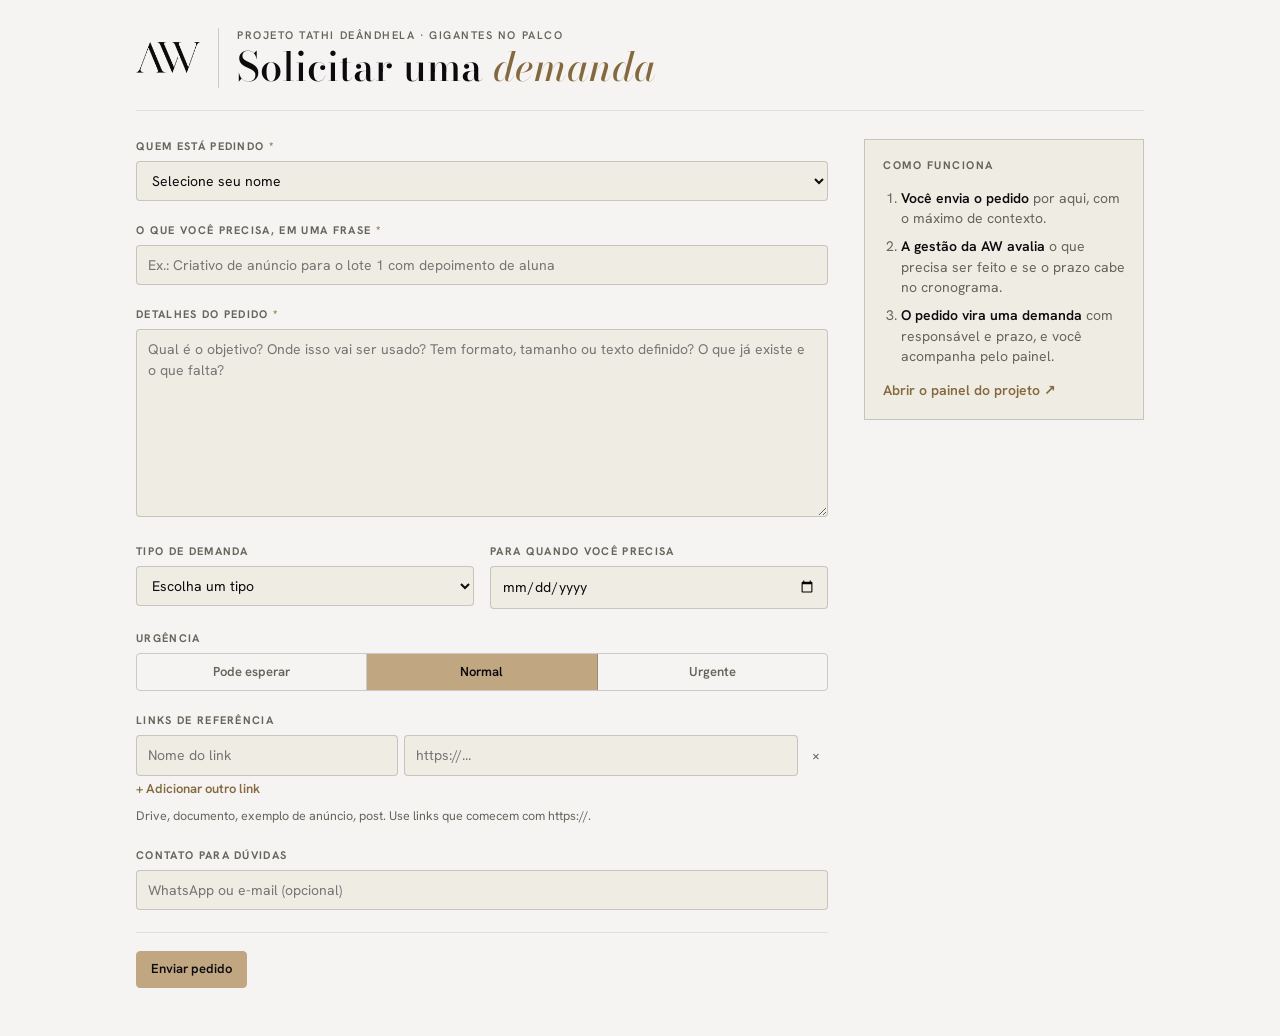
<file: solicitar.html>
<!doctype html>
<html lang="pt-BR">
<head>
<meta charset="utf-8">
<meta name="viewport" content="width=device-width, initial-scale=1, viewport-fit=cover">
<title>Solicitar demanda · Projeto Tathi</title>
<meta name="robots" content="noindex">
<link rel="icon" href="aw.png">
<link rel="preconnect" href="https://fonts.googleapis.com">
<link rel="stylesheet" href="https://fonts.googleapis.com/css2?family=Bodoni+Moda:ital,opsz,wght@0,6..96,500;1,6..96,500&family=Hanken+Grotesk:wght@400;500;600;700;800&display=swap">
<link rel="stylesheet" href="base.css">
<style>
/* Página única: cabeçalho institucional estreito e um formulário em coluna, com a nota de processo ao lado no desktop. */
.page { max-width: 1040px; margin: 0 auto; padding-block: 28px 48px; }
.head { display: flex; gap: 18px; align-items: center; padding-bottom: 22px; border-bottom: 1px solid var(--line); }
.head .rule { width: 1px; align-self: stretch; background: var(--line-2); }
h1 { margin: 2px 0 0; font-family: var(--display); font-weight: 500; font-size: clamp(28px, 4vw, 40px); line-height: 1.05; text-wrap: balance; }
h1 em { font-style: italic; color: var(--accent-ink); }
.layout { display: grid; grid-template-columns: minmax(0, 1fr) 280px; gap: 36px; margin-top: 28px; align-items: start; }
@media (max-width: 820px) { .layout { grid-template-columns: minmax(0, 1fr); gap: 24px; } .aside { order: -1; } }
form { display: flex; flex-direction: column; gap: 22px; min-width: 0; }
.req { color: var(--accent-ink); }
.two { display: grid; grid-template-columns: minmax(0, 1fr) minmax(0, 1fr); gap: 16px; }
@media (max-width: 560px) { .two { grid-template-columns: minmax(0, 1fr); } }
.seg { display: flex; border: 1px solid var(--line-2); border-radius: 4px; overflow: hidden; }
.seg label { flex: 1; text-align: center; padding: 9px 6px; cursor: pointer; font-weight: 600; font-size: 13px; color: var(--muted); margin: 0; letter-spacing: 0; text-transform: none; border-right: 1px solid var(--line-2); }
.seg label:last-child { border-right: 0; }
.seg input { position: absolute; opacity: 0; pointer-events: none; }
.seg input:checked + span { color: var(--on-accent); }
.seg label:has(input:checked) { background: var(--accent); color: var(--on-accent); }
.seg label:has(input:focus-visible) { outline: 2px solid var(--accent); outline-offset: -2px; }
.lrow { display: grid; grid-template-columns: minmax(0, .8fr) minmax(0, 1.2fr) auto; gap: 6px; }
@media (max-width: 520px) { .lrow { grid-template-columns: minmax(0, 1fr) auto; } .lrow .lurl { grid-column: 1 / -1; grid-row: 2; } }
.rows { display: flex; flex-direction: column; gap: 6px; }
.aside { border: 1px solid var(--line-2); background: var(--surface); padding: 18px; display: flex; flex-direction: column; gap: 14px; }
.aside ol { margin: 0; padding-left: 18px; display: flex; flex-direction: column; gap: 8px; color: var(--muted); }
.aside ol b { color: var(--fg); font-weight: 600; }
.aside a { color: var(--accent-ink); font-weight: 600; text-decoration: none; }
.actions { display: flex; gap: 12px; align-items: center; flex-wrap: wrap; border-top: 1px solid var(--line); padding-top: 18px; }
.err { color: var(--late); font-size: 13px; }
.hp { position: absolute; left: -9999px; width: 1px; height: 1px; overflow: hidden; }
.done { border: 1px solid var(--accent); padding: 28px; display: flex; flex-direction: column; gap: 12px; }
.done h2 { margin: 0; font-family: var(--display); font-weight: 500; font-size: 30px; }
.done p { margin: 0; color: var(--muted); max-width: 52ch; }
.done .row { display: flex; gap: 10px; flex-wrap: wrap; margin-top: 6px; }

/* Celular: cabeçalho compacto, formulário primeiro e botão de envio na largura toda. */
@media (max-width: 720px) {
  .page { padding-block: max(18px, env(safe-area-inset-top, 0px)) max(32px, env(safe-area-inset-bottom, 0px)); }
  .head { gap: 12px; padding-bottom: 16px; align-items: flex-start; }
  .head .mark { width: 46px; height: 22px; margin-top: 3px; }
  .head .rule { display: none; }
  h1 { font-size: 28px; }
  .layout { margin-top: 20px; gap: 22px; }
  .layout .aside { order: 0; padding: 16px; }
  form { gap: 18px; }
  .seg label { padding: 12px 4px; font-size: 14px; }
  .actions { flex-direction: column; align-items: stretch; }
  .actions .btn { width: 100%; justify-content: center; min-height: 48px; font-size: 15px; }
  .done { padding: 20px; }
  .done h2 { font-size: 26px; }
  .done .row .btn { flex: 1 1 0; justify-content: center; }
}
</style>
</head>
<body>
<div class="page wrap">
  <header class="head">
    <div class="mark" role="img" aria-label="AW Corp"></div>
    <div class="rule" aria-hidden="true"></div>
    <div>
      <div class="eyebrow">Projeto Tathi Deândhela · Gigantes no Palco</div>
      <h1>Solicitar uma <em>demanda</em></h1>
    </div>
  </header>

  <div class="layout">
    <div>
      <form id="form" novalidate>
        <div class="field">
          <label for="quem">Quem está pedindo <span class="req">*</span></label>
          <select id="quem" required>
            <option value="">Selecione seu nome</option>
          </select>
          <input type="text" id="quem-outro" placeholder="Seu nome e de qual time você é" style="margin-top:6px" hidden>
        </div>

        <div class="field">
          <label for="titulo">O que você precisa, em uma frase <span class="req">*</span></label>
          <input type="text" id="titulo" maxlength="200" placeholder="Ex.: Criativo de anúncio para o lote 1 com depoimento de aluna" required>
        </div>

        <div class="field">
          <label for="descricao">Detalhes do pedido <span class="req">*</span></label>
          <textarea id="descricao" rows="8" maxlength="8000" required placeholder="Qual é o objetivo? Onde isso vai ser usado? Tem formato, tamanho ou texto definido? O que já existe e o que falta?"></textarea>
        </div>

        <div class="two">
          <div class="field">
            <label for="tipo">Tipo de demanda</label>
            <select id="tipo">
              <option value="">Escolha um tipo</option>
              <option>Copy e texto</option>
              <option>Design e criativo</option>
              <option>Vídeo e edição</option>
              <option>Página e site</option>
              <option>Tráfego e anúncios</option>
              <option>Evento e produção</option>
              <option>Comercial e patrocínio</option>
              <option>Outro</option>
            </select>
          </div>
          <div class="field">
            <label for="prazo">Para quando você precisa</label>
            <input type="date" id="prazo">
          </div>
        </div>

        <div class="field">
          <div class="lbl" id="urg-lbl">Urgência</div>
          <div class="seg" role="radiogroup" aria-labelledby="urg-lbl">
            <label><input type="radio" name="urg" value="baixa"><span>Pode esperar</span></label>
            <label><input type="radio" name="urg" value="media" checked><span>Normal</span></label>
            <label><input type="radio" name="urg" value="alta"><span>Urgente</span></label>
          </div>
        </div>

        <div class="field">
          <div class="lbl">Links de referência</div>
          <div class="rows" id="links"></div>
          <button class="link-btn" type="button" id="add-link">+ Adicionar outro link</button>
          <div class="hint">Drive, documento, exemplo de anúncio, post. Use links que comecem com https://.</div>
        </div>

        <div class="field">
          <label for="contato">Contato para dúvidas</label>
          <input type="text" id="contato" maxlength="200" placeholder="WhatsApp ou e-mail (opcional)">
        </div>

        <div class="hp" aria-hidden="true"><label for="site">Não preencha</label><input type="text" id="site" tabindex="-1" autocomplete="off"></div>

        <div class="actions">
          <button class="btn primary" type="submit" id="enviar">Enviar pedido</button>
          <span class="err" id="err" role="alert"></span>
        </div>
      </form>

      <div class="done" id="done" hidden>
        <div class="eyebrow">Pedido recebido</div>
        <h2>Obrigado, <span id="done-nome"></span>.</h2>
        <p>Seu pedido já apareceu na coluna Solicitações do painel. A gestão do projeto avalia, define quem executa e o prazo, e o card muda de coluna quando entrar em produção.</p>
        <div class="row">
          <a class="btn primary" href="./">Ver o painel</a>
          <button class="btn" type="button" id="outro">Fazer outro pedido</button>
        </div>
      </div>
    </div>

    <aside class="aside">
      <div class="section-label">Como funciona</div>
      <ol>
        <li><b>Você envia o pedido</b> por aqui, com o máximo de contexto.</li>
        <li><b>A gestão da AW avalia</b> o que precisa ser feito e se o prazo cabe no cronograma.</li>
        <li><b>O pedido vira uma demanda</b> com responsável e prazo, e você acompanha pelo painel.</li>
      </ol>
      <a href="./">Abrir o painel do projeto ↗</a>
    </aside>
  </div>
</div>

<script src="config.js"></script>
<script src="supabase.js"></script>
<script>
(function () {
  const cfg = window.PAINEL_CONFIG;
  const sb = window.supabase.createClient(cfg.supabaseUrl, cfg.supabaseKey, { auth: { persistSession: false, autoRefreshToken: false } });
  const $ = id => document.getElementById(id);
  const PADRAO = [
    { nome: "Tathi", time: "Instituto" }, { nome: "Vivi", time: "Instituto" }, { nome: "Camila", time: "Instituto" },
    { nome: "André", time: "AW" }, { nome: "Rafael", time: "AW" }, { nome: "Lorenzo", time: "AW" }, { nome: "Rodolfo", time: "AW" },
  ];
  const ERROS = {
    campos_obrigatorios: "Preencha quem está pedindo, o resumo e os detalhes.",
    pedido_grande: "O pedido ficou grande demais. Resuma os detalhes e coloque o resto num documento com link.",
    muitos_pedidos: "Chegaram muitos pedidos em sequência. Tente de novo em alguns minutos.",
  };
  let pessoas = PADRAO;

  function montarPessoas() {
    const sel = $("quem"); const atual = sel.value;
    sel.replaceChildren(new Option("Selecione seu nome", ""));
    const grupos = [["Instituto", "Time Instituto Deândhela"], ["AW", "Time AW Corp"], ["Outro", "Outros"]];
    for (const [t, rot] of grupos) {
      const lista = pessoas.filter(p => (p.time || "AW") === t);
      if (!lista.length) continue;
      const g = document.createElement("optgroup"); g.label = rot;
      lista.forEach(p => { const o = new Option(p.nome + (p.papel ? " · " + p.papel.replace(/\s*\((AW|Instituto)\)\s*$/, "") : ""), p.nome); o.dataset.time = t; g.append(o); });
      sel.append(g);
    }
    const o = new Option("Outra pessoa", "__outro"); sel.append(o);
    sel.value = atual;
  }
  $("quem").addEventListener("change", () => { const outro = $("quem").value === "__outro"; $("quem-outro").hidden = !outro; if (outro) $("quem-outro").focus(); });

  function linkRow() {
    const row = document.createElement("div"); row.className = "lrow";
    const a = document.createElement("input"); a.type = "text"; a.placeholder = "Nome do link"; a.setAttribute("aria-label", "Nome do link"); a.className = "lnome";
    const b = document.createElement("input"); b.type = "url"; b.placeholder = "https://..."; b.setAttribute("aria-label", "Endereço do link"); b.className = "lurl";
    const x = document.createElement("button"); x.type = "button"; x.className = "icon-btn"; x.textContent = "×"; x.setAttribute("aria-label", "Remover link");
    x.onclick = () => { row.remove(); if (!$("links").children.length) linkRow(); };
    row.append(a, b, x); $("links").append(row);
    $("add-link").hidden = $("links").children.length >= 5;
    return row;
  }
  linkRow();
  $("add-link").onclick = () => linkRow().querySelector("input").focus();

  $("form").addEventListener("submit", async e => {
    e.preventDefault();
    $("err").textContent = "";
    if ($("site").value) return;
    const sel = $("quem");
    const outro = sel.value === "__outro";
    const nome = outro ? $("quem-outro").value.trim() : sel.value;
    const opt = sel.selectedOptions[0];
    const time = outro ? "Outro" : (opt && opt.dataset.time) || "";
    const titulo = $("titulo").value.trim(), descricao = $("descricao").value.trim();
    if (!nome) { $("err").textContent = "Diga quem está pedindo."; (outro ? $("quem-outro") : sel).focus(); return; }
    if (!titulo) { $("err").textContent = "Escreva em uma frase o que você precisa."; $("titulo").focus(); return; }
    if (!descricao) { $("err").textContent = "Conte os detalhes do pedido."; $("descricao").focus(); return; }
    const links = [];
    for (const r of $("links").children) {
      const url = r.querySelector(".lurl").value.trim(); const label = r.querySelector(".lnome").value.trim();
      if (!url) continue;
      if (!/^https?:\/\//i.test(url)) { $("err").textContent = "Os links precisam começar com https://"; r.querySelector(".lurl").focus(); return; }
      links.push({ label, url });
    }
    const btn = $("enviar"); btn.disabled = true; btn.textContent = "Enviando...";
    try {
      const { error } = await sb.rpc("tathi_solicitar", { p: {
        solicitante: nome, time, titulo, descricao,
        tipo: $("tipo").value, prazo: $("prazo").value,
        urgencia: (document.querySelector("input[name=urg]:checked") || {}).value || "media",
        links, contato: $("contato").value.trim(),
      } });
      if (error) throw error;
      $("done-nome").textContent = nome.split(" ")[0];
      $("form").hidden = true; $("done").hidden = false;
      window.scrollTo({ top: 0, behavior: "smooth" });
    } catch (err) {
      const m = (err && err.message) || "";
      $("err").textContent = Object.keys(ERROS).find(k => m.includes(k)) ? ERROS[Object.keys(ERROS).find(k => m.includes(k))] : "Não foi possível enviar agora. Confira a internet e tente de novo.";
    } finally { btn.disabled = false; btn.textContent = "Enviar pedido"; }
  });
  $("outro").onclick = () => {
    const quem = $("quem").value, outroNome = $("quem-outro").value;
    $("form").reset(); $("links").replaceChildren(); linkRow();
    $("quem").value = quem; $("quem-outro").value = outroNome; $("quem-outro").hidden = quem !== "__outro";
    $("done").hidden = true; $("form").hidden = false; $("titulo").focus();
  };

  montarPessoas();
  sb.from("tathi_projeto").select("data").eq("id", "geral").maybeSingle().then(({ data }) => {
    const lista = data && data.data && data.data.pessoas;
    if (Array.isArray(lista) && lista.length) { pessoas = lista; montarPessoas(); }
  });
})();
</script>
</body>
</html>
</file>
<file: base.css>
/* Identidade AW Corp (BrandBook): Preto Carvão, Grafite Profundo, off-whites, Grafite Oliva e Bege Areia. Dark-first. */
:root {
  --bg: #0B0B0D;
  --surface: #141418;
  --surface-2: #1C1C21;
  --card: #1A1A1F;
  --olive: #2B2C28;
  --fg: #F6F4F2;
  --fg-2: #EFECE4;
  --muted: #9C988F;
  --line: rgba(246,244,242,.09);
  --line-2: rgba(246,244,242,.16);
  --accent: #C0A681;
  --accent-ink: #C0A681;
  --on-accent: #0B0B0D;
  --late: #E07A5F;
  --soon: #D9AE5B;
  --ok: #8FAE7E;
  --scrim: rgba(5,5,7,.62);
  --shadow: 0 18px 50px rgba(0,0,0,.55);
  --display: "Bodoni Moda", "Didot", "Bodoni 72", Georgia, serif;
  --sans: "Hanken Grotesk", "Helvetica Neue", Arial, system-ui, sans-serif;
  --logo: url("aw.png");
  color-scheme: dark;
}
@media (prefers-color-scheme: light) {
  :root {
    --bg: #F6F4F2; --surface: #EFECE4; --surface-2: #E6E2D8; --card: #FCFBF9; --olive: #D9D6CC;
    --fg: #0B0B0D; --fg-2: #141418; --muted: #67645C; --line: rgba(11,11,13,.09); --line-2: rgba(11,11,13,.18);
    --accent-ink: #84693F; --late: #B4472D; --soon: #9A6A12; --ok: #4F7240;
    --scrim: rgba(20,20,24,.45); --shadow: 0 18px 50px rgba(20,20,24,.18);
    color-scheme: light;
  }
}

* { box-sizing: border-box; }
[hidden] { display: none !important; }
html, body { margin: 0; }
body {
  background: var(--bg); color: var(--fg);
  font-family: var(--sans); font-size: 14px; line-height: 1.45;
  font-variant-numeric: tabular-nums;
  -webkit-font-smoothing: antialiased;
}
button, input, select, textarea { font: inherit; color: inherit; }
a { color: inherit; }
img { max-width: 100%; }
:focus-visible { outline: 2px solid var(--accent); outline-offset: 2px; }

.wrap {
  padding-left: max(16px, env(safe-area-inset-left, 0px));
  padding-right: max(16px, env(safe-area-inset-right, 0px));
  max-width: 1680px; margin: 0 auto;
}

.mark {
  width: 64px; height: 31px; flex: none; background: var(--fg);
  -webkit-mask: var(--logo) center / contain no-repeat;
          mask: var(--logo) center / contain no-repeat;
}
.eyebrow { font-size: 11px; letter-spacing: .14em; text-transform: uppercase; color: var(--muted); font-weight: 600; }
.section-label { font-size: 11px; letter-spacing: .14em; text-transform: uppercase; color: var(--muted); font-weight: 700; }

input[type=text], input[type=url], input[type=date], input[type=search], input[type=password], input[type=tel], input[type=email], select, textarea {
  background: var(--surface); border: 1px solid var(--line-2); padding: 9px 11px; border-radius: 4px; outline: none; width: 100%;
}
input:focus, select:focus, textarea:focus { border-color: var(--accent); }
textarea { resize: vertical; min-height: 120px; line-height: 1.5; }
input[readonly], textarea[readonly] { background: transparent; border-color: transparent; padding-left: 0; padding-right: 0; resize: none; }
select:disabled { opacity: 1; background: transparent; border-color: transparent; padding-left: 0; appearance: none; -webkit-appearance: none; }

.btn { border: 1px solid var(--line-2); background: var(--surface); padding: 8px 14px; border-radius: 4px; cursor: pointer; font-weight: 600; font-size: 13px; white-space: nowrap; text-decoration: none; display: inline-flex; align-items: center; gap: 6px; }
.btn:hover { border-color: var(--fg); }
.btn.primary { background: var(--accent); border-color: var(--accent); color: var(--on-accent); }
.btn.primary:hover { filter: brightness(1.06); }
.btn.ghost { background: transparent; }
.btn.danger { color: var(--late); }
.btn.danger:hover { border-color: var(--late); }
.btn:disabled { opacity: .45; cursor: not-allowed; }
.icon-btn { border: 0; background: transparent; color: var(--muted); cursor: pointer; padding: 6px 8px; line-height: 1; border-radius: 4px; }
.icon-btn:hover { color: var(--fg); background: var(--surface-2); }
.link-btn { border: 0; background: none; color: var(--accent-ink); cursor: pointer; font-weight: 600; padding: 4px 0; text-align: left; font-size: 13px; }

.field label, .field .lbl { display: block; font-size: 11px; letter-spacing: .12em; text-transform: uppercase; color: var(--muted); font-weight: 700; margin-bottom: 6px; }
.hint { color: var(--muted); font-size: 12.5px; margin-top: 5px; }

.toast { position: fixed; left: 50%; transform: translateX(-50%); bottom: max(20px, env(safe-area-inset-bottom, 0px)); background: var(--fg); color: var(--bg); padding: 9px 16px; border-radius: 4px; font-weight: 600; font-size: 13px; z-index: 50; max-width: calc(100% - 32px); }

/* Celular: campos com 16px (evita o zoom automático do iPhone) e alvos de toque maiores. */
@media (max-width: 720px), (pointer: coarse) {
  input[type=text], input[type=url], input[type=date], input[type=search], input[type=password], input[type=tel], input[type=email], select, textarea { font-size: 16px; padding: 10px 12px; }
  .btn { min-height: 42px; padding: 9px 14px; font-size: 14px; }
  .icon-btn { min-width: 40px; min-height: 40px; }
  .link-btn { padding: 8px 0; font-size: 14px; }
  input[readonly], textarea[readonly], select:disabled { padding-left: 0; padding-right: 0; }
}
@media (prefers-reduced-motion: reduce) { * { transition: none !important; animation: none !important; } }
</file>
